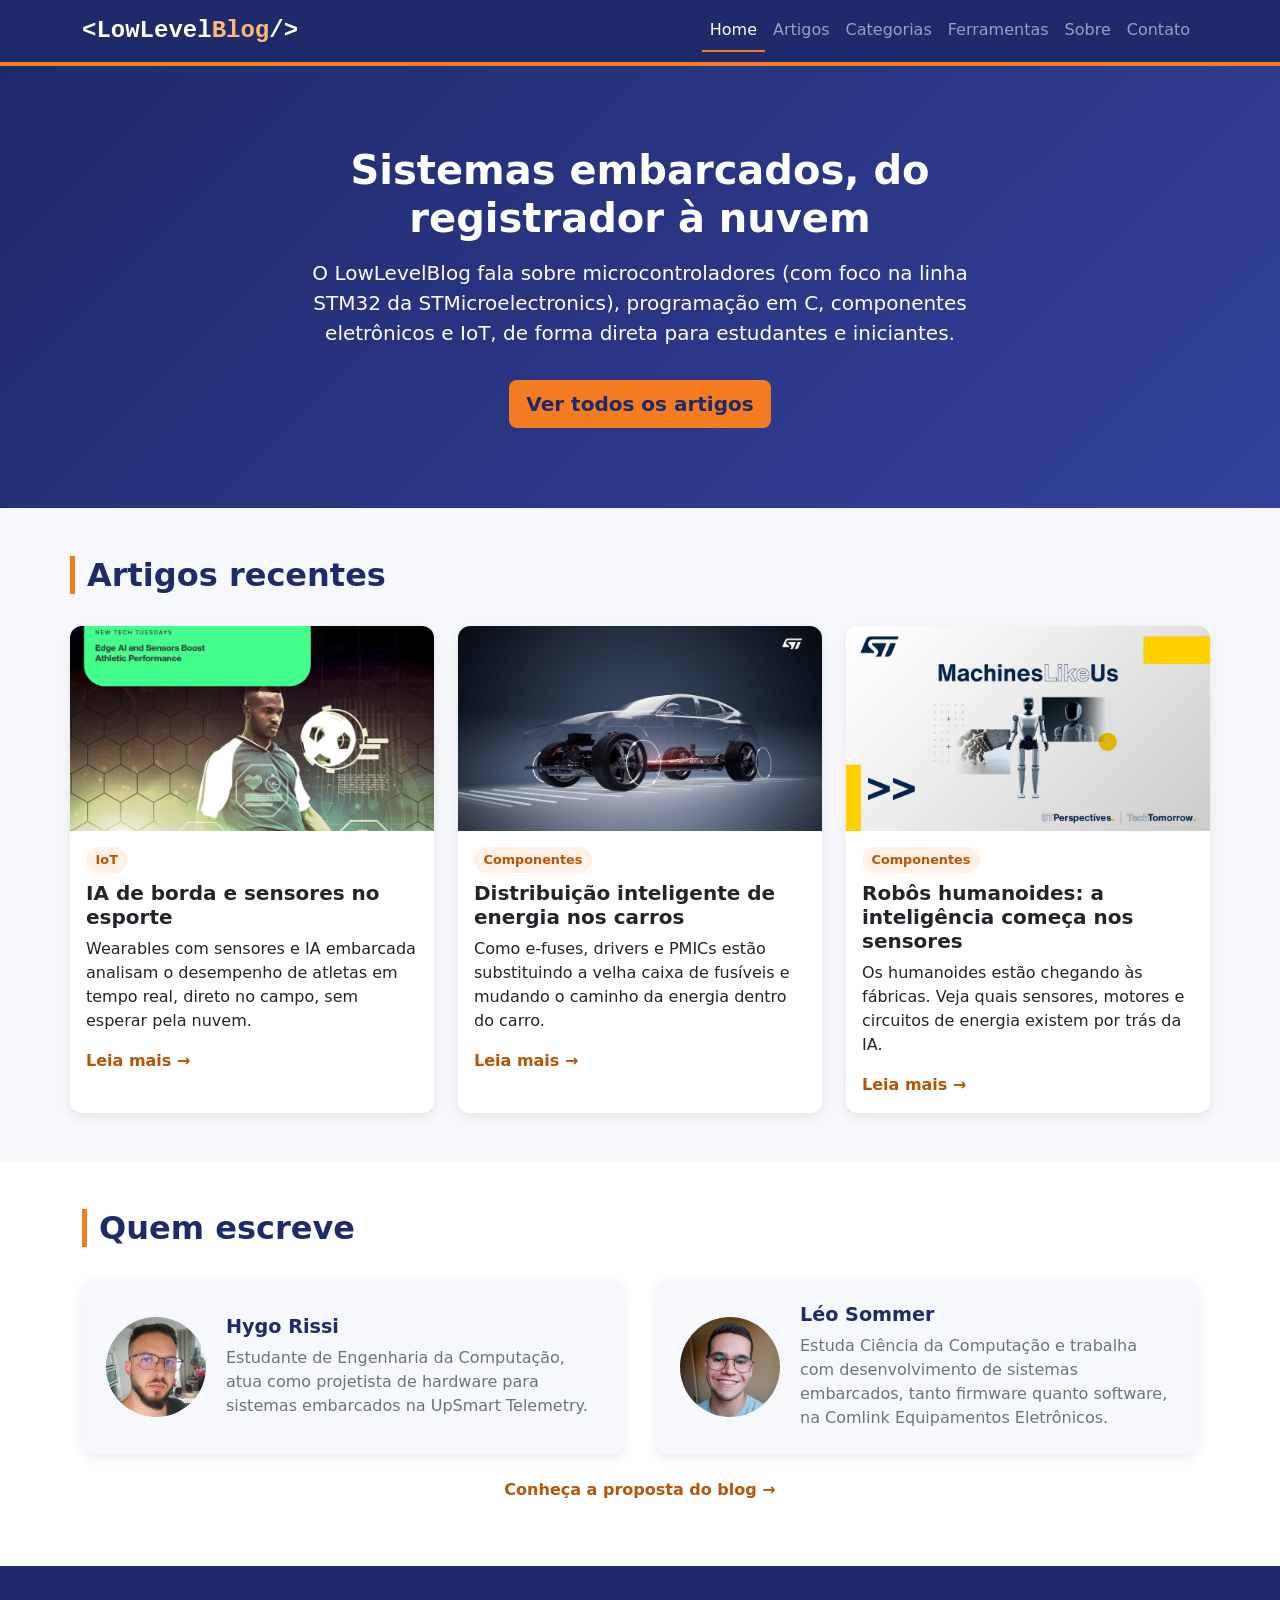
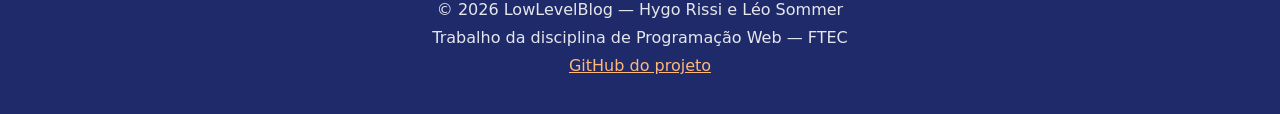
<file: index.html>
<!DOCTYPE html>
<html lang="pt-BR">
<head>
  <meta charset="UTF-8">
  <meta name="viewport" content="width=device-width, initial-scale=1.0">
  <title>LowLevelBlog — Sistemas Embarcados e IoT</title>
  <meta name="description" content="Blog sobre sistemas embarcados: microcontroladores STM32, programação em C, componentes eletrônicos e IoT.">

  <link rel="stylesheet" href="https://cdn.jsdelivr.net/npm/bootstrap@5.3.3/dist/css/bootstrap.min.css">
  <link rel="stylesheet" href="css/style.css">
</head>
<body>

  <header class="cabecalho">
    <nav class="navbar navbar-expand-lg" data-bs-theme="dark">
      <div class="container">
        <a class="navbar-brand logo" href="index.html">&lt;LowLevel<span>Blog</span>/&gt;</a>

        <button class="navbar-toggler" type="button" data-bs-toggle="collapse" data-bs-target="#menu-principal"
                aria-controls="menu-principal" aria-expanded="false" aria-label="Abrir menu">
          <span class="navbar-toggler-icon"></span>
        </button>

        <div class="collapse navbar-collapse" id="menu-principal">
          <ul class="navbar-nav ms-auto">
            <li class="nav-item"><a class="nav-link active" aria-current="page" href="index.html">Home</a></li>
            <li class="nav-item"><a class="nav-link" href="artigos.html">Artigos</a></li>
            <li class="nav-item"><a class="nav-link" href="categorias.html">Categorias</a></li>
            <li class="nav-item"><a class="nav-link" href="ferramentas.html">Ferramentas</a></li>
            <li class="nav-item"><a class="nav-link" href="sobre.html">Sobre</a></li>
            <li class="nav-item"><a class="nav-link" href="contato.html">Contato</a></li>
          </ul>
        </div>
      </div>
    </nav>
  </header>

  <main>

    <section class="apresentacao">
      <div class="container">
        <h1>Sistemas embarcados, do registrador à nuvem</h1>
        <p class="lead">
          O LowLevelBlog fala sobre microcontroladores (com foco na linha STM32 da STMicroelectronics),
          programação em C, componentes eletrônicos e IoT, de forma direta para estudantes e iniciantes.
        </p>
        <a class="btn btn-destaque btn-lg" href="artigos.html">Ver todos os artigos</a>
      </div>
    </section>

    <section class="secao container">
      <h2 class="titulo-secao">Artigos recentes</h2>

      <div class="grade-cards">

        <article class="card card-artigo">
          <img src="img/artigos/ia-esportes-capa.png" class="card-img-top" alt="Jogador de futebol cercado por ícones digitais de batimentos cardíacos e cronômetro">
          <div class="card-body">
            <span class="categoria">IoT</span>
            <h3 class="card-title">IA de borda e sensores no esporte</h3>
            <p class="card-text">Wearables com sensores e IA embarcada analisam o desempenho de atletas em tempo real, direto no campo, sem esperar pela nuvem.</p>
            <a href="artigo-ia-de-borda-esportes.html" class="link-leia-mais">Leia mais &rarr;</a>
          </div>
        </article>

        <article class="card card-artigo">
          <img src="img/artigos/energia-capa.jpg" class="card-img-top" alt="Carro com a carroceria transparente mostrando o chassi e a bateria">
          <div class="card-body">
            <span class="categoria">Componentes</span>
            <h3 class="card-title">Distribuição inteligente de energia nos carros</h3>
            <p class="card-text">Como e-fuses, drivers e PMICs estão substituindo a velha caixa de fusíveis e mudando o caminho da energia dentro do carro.</p>
            <a href="artigo-distribuicao-energia.html" class="link-leia-mais">Leia mais &rarr;</a>
          </div>
        </article>

        <article class="card card-artigo">
          <img src="img/artigos/humanoides-capa.jpg" class="card-img-top" alt="Robô humanoide prateado em pé ao lado de uma mão robótica">
          <div class="card-body">
            <span class="categoria">Componentes</span>
            <h3 class="card-title">Robôs humanoides: a inteligência começa nos sensores</h3>
            <p class="card-text">Os humanoides estão chegando às fábricas. Veja quais sensores, motores e circuitos de energia existem por trás da IA.</p>
            <a href="artigo-robos-humanoides.html" class="link-leia-mais">Leia mais &rarr;</a>
          </div>
        </article>

      </div>
    </section>

    <section class="secao secao-autores">
      <div class="container">
        <h2 class="titulo-secao">Quem escreve</h2>

        <div class="autores">

          <article class="autor">
            <img src="img/hygo.jpg" alt="Foto de Hygo Rissi">
            <div>
              <h3>Hygo Rissi</h3>
              <p>Estudante de Engenharia da Computação, atua como projetista de hardware para sistemas embarcados na UpSmart Telemetry.</p>
            </div>
          </article>

          <article class="autor">
            <img src="img/leo.jpg" alt="Foto de Léo Sommer">
            <div>
              <h3>Léo Sommer</h3>
              <p>Estuda Ciência da Computação e trabalha com desenvolvimento de sistemas embarcados, tanto firmware quanto software, na Comlink Equipamentos Eletrônicos.</p>
            </div>
          </article>

        </div>

        <p class="text-center mt-4">
          <a href="sobre.html" class="link-leia-mais">Conheça a proposta do blog &rarr;</a>
        </p>
      </div>
    </section>

  </main>

  <footer class="rodape">
    <div class="container">
      <p>&copy; 2026 LowLevelBlog — Hygo Rissi e Léo Sommer</p>
      <p>Trabalho da disciplina de Programação Web — FTEC</p>
      <p>
        <a href="https://github.com/sommerleo/LowLevelBlog" target="_blank" rel="noopener">GitHub do projeto</a>
      </p>
    </div>
  </footer>

  <script src="https://cdn.jsdelivr.net/npm/bootstrap@5.3.3/dist/js/bootstrap.bundle.min.js"></script>
</body>
</html>
</file>
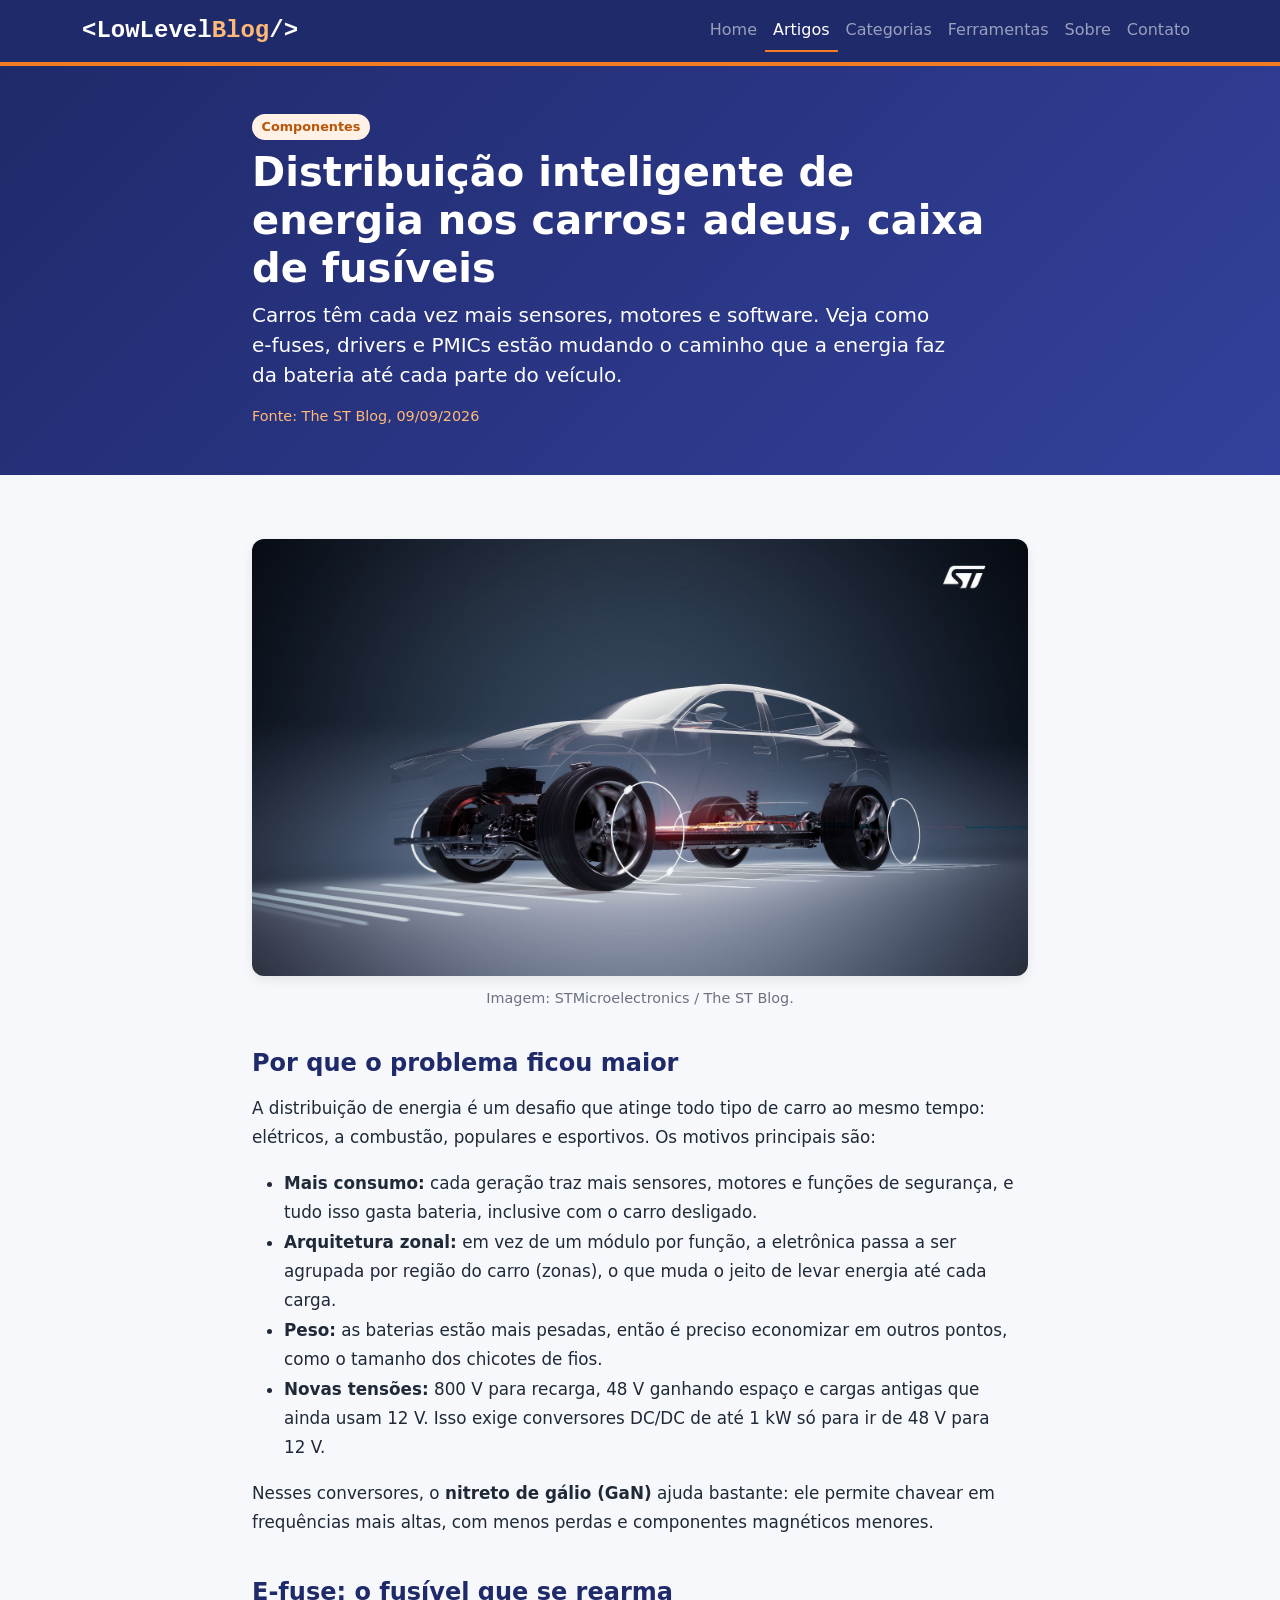
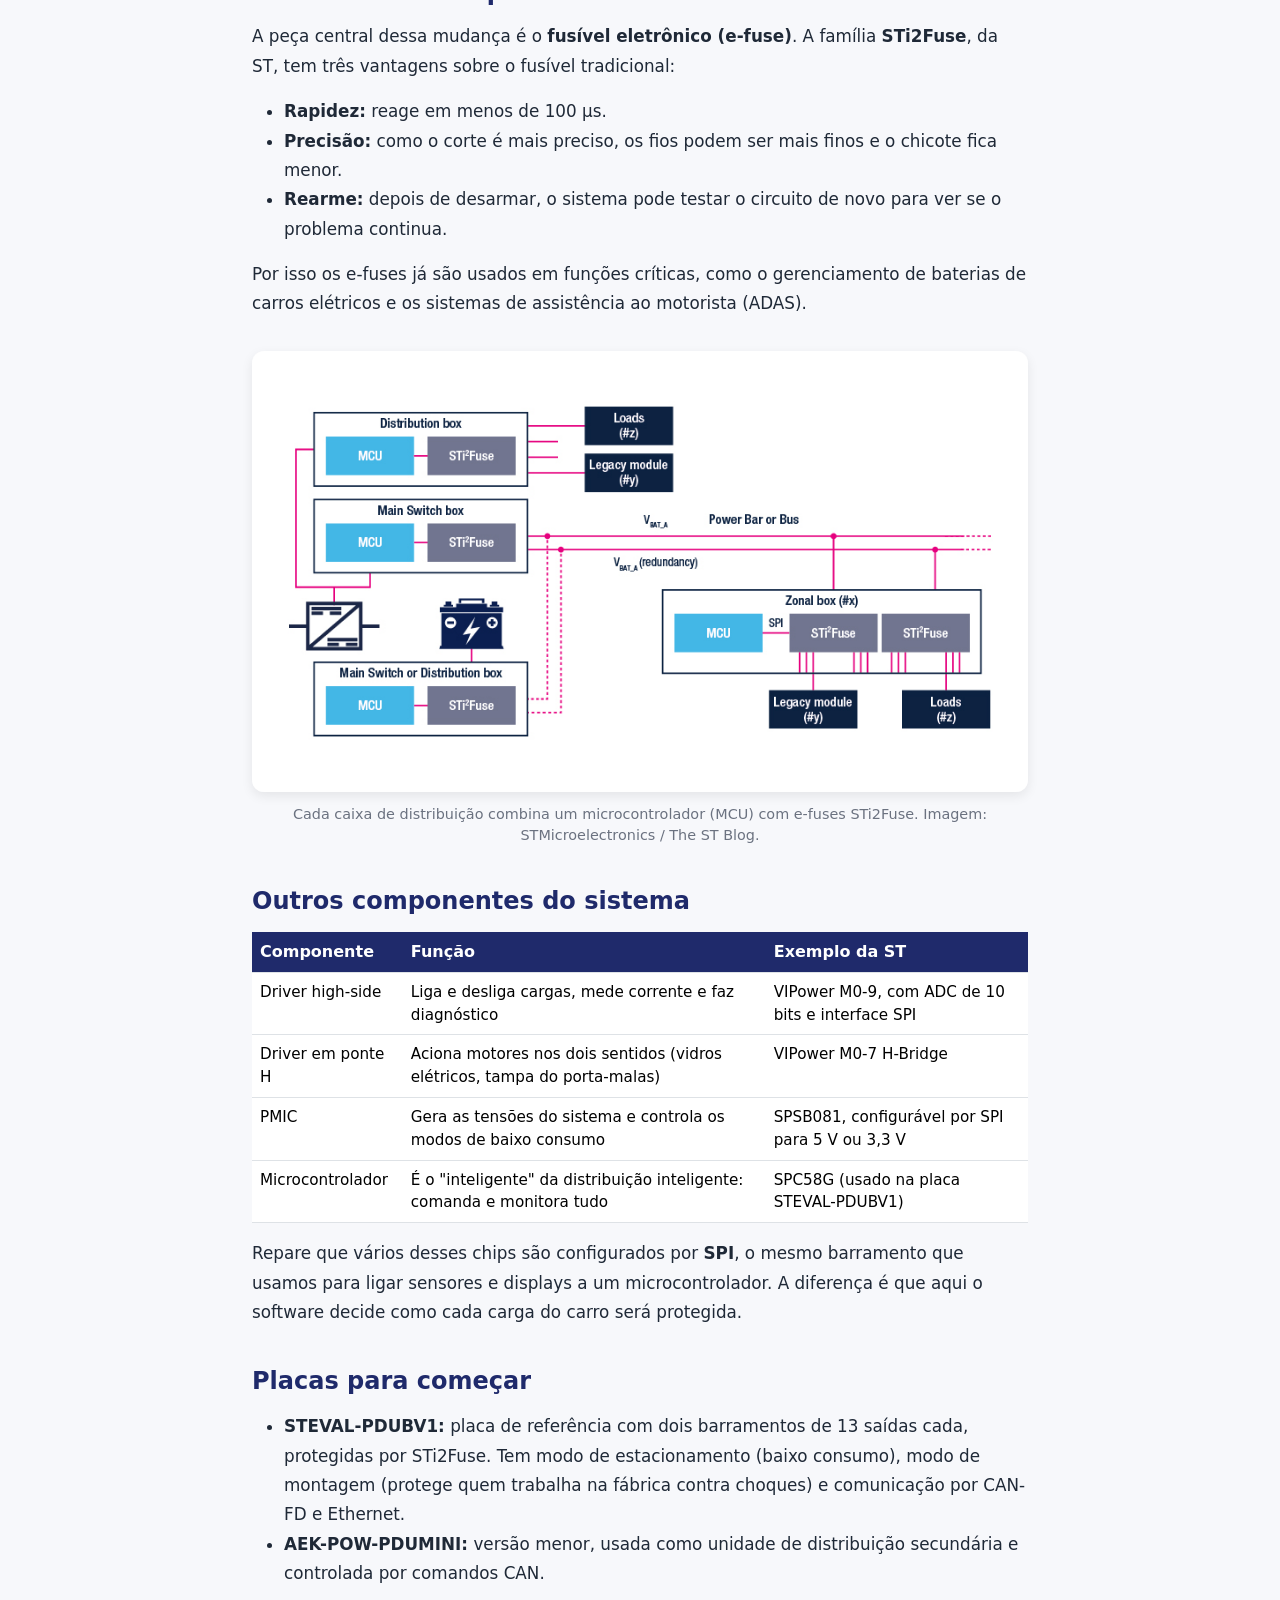
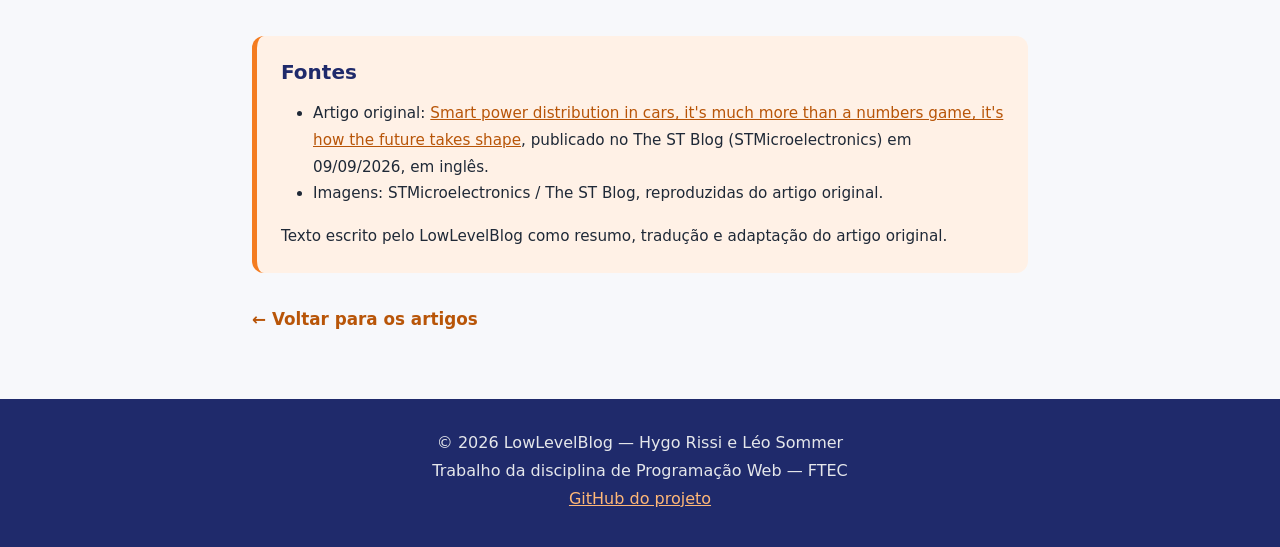
<file: artigo-distribuicao-energia.html>
<!DOCTYPE html>
<html lang="pt-BR">
<head>
    <meta charset="UTF-8">
    <meta name="viewport" content="width=device-width, initial-scale=1.0">
    <title>Distribuição inteligente de energia nos carros — LowLevelBlog</title>
    <meta name="description" content="Como e-fuses, drivers e PMICs estão substituindo a caixa de fusíveis e mudando a distribuição de energia nos carros.">

    <!-- bootstrap e depois o css do site -->
    <link rel="stylesheet" href="https://cdn.jsdelivr.net/npm/bootstrap@5.3.3/dist/css/bootstrap.min.css">
    <link rel="stylesheet" href="css/style.css">
</head>
<body>

    <!-- menu, igual nas outras páginas -->
    <header class="cabecalho">
        <nav class="navbar navbar-expand-lg" data-bs-theme="dark">
            <div class="container">
                <a class="navbar-brand logo" href="index.html">&lt;LowLevel<span>Blog</span>/&gt;</a>

                <!-- botão que abre o menu no celular -->
                <button class="navbar-toggler" type="button" data-bs-toggle="collapse" data-bs-target="#menu-principal"
                        aria-controls="menu-principal" aria-expanded="false" aria-label="Abrir menu">
                    <span class="navbar-toggler-icon"></span>
                </button>

                <div class="collapse navbar-collapse" id="menu-principal">
                    <ul class="navbar-nav ms-auto">
                        <li class="nav-item"><a class="nav-link" href="index.html">Home</a></li>
                        <li class="nav-item"><a class="nav-link active" href="artigos.html">Artigos</a></li>
                        <li class="nav-item"><a class="nav-link" href="categorias.html">Categorias</a></li>
                        <li class="nav-item"><a class="nav-link" href="ferramentas.html">Ferramentas</a></li>
                        <li class="nav-item"><a class="nav-link" href="sobre.html">Sobre</a></li>
                        <li class="nav-item"><a class="nav-link" href="contato.html">Contato</a></li>
                    </ul>
                </div>
            </div>
        </nav>
    </header>

    <main>
        <article>

            <!-- topo do artigo -->
            <header class="topo-pagina">
                <div class="container container-artigo">
                    <span class="categoria">Componentes</span>
                    <h1>Distribuição inteligente de energia nos carros: adeus, caixa de fusíveis</h1>
                    <p class="lead">
                        Carros têm cada vez mais sensores, motores e software. Veja como e-fuses, drivers e PMICs
                        estão mudando o caminho que a energia faz da bateria até cada parte do veículo.
                    </p>
                    <p class="artigo-meta">Fonte: The ST Blog, 09/09/2026</p>
                </div>
            </header>

            <!-- texto do artigo -->
            <div class="container container-artigo corpo-artigo">

                <figure class="artigo-figura">
                    <img src="img/artigos/energia-capa.jpg"
                         alt="Ilustração de um carro com a carroceria transparente, mostrando o chassi, as rodas e a bateria no assoalho">
                    <figcaption>Imagem: STMicroelectronics / The ST Blog.</figcaption>
                </figure>

                <section>
                    <h2>Por que o problema ficou maior</h2>
                    <p>
                        A distribuição de energia é um desafio que atinge todo tipo de carro ao mesmo tempo: elétricos,
                        a combustão, populares e esportivos. Os motivos principais são:
                    </p>
                    <ul>
                        <li><strong>Mais consumo:</strong> cada geração traz mais sensores, motores e funções de segurança, e tudo isso gasta bateria, inclusive com o carro desligado.</li>
                        <li><strong>Arquitetura zonal:</strong> em vez de um módulo por função, a eletrônica passa a ser agrupada por região do carro (zonas), o que muda o jeito de levar energia até cada carga.</li>
                        <li><strong>Peso:</strong> as baterias estão mais pesadas, então é preciso economizar em outros pontos, como o tamanho dos chicotes de fios.</li>
                        <li><strong>Novas tensões:</strong> 800&nbsp;V para recarga, 48&nbsp;V ganhando espaço e cargas antigas que ainda usam 12&nbsp;V. Isso exige conversores DC/DC de até 1&nbsp;kW só para ir de 48&nbsp;V para 12&nbsp;V.</li>
                    </ul>
                    <p>
                        Nesses conversores, o <strong>nitreto de gálio (GaN)</strong> ajuda bastante: ele permite chavear
                        em frequências mais altas, com menos perdas e componentes magnéticos menores.
                    </p>
                </section>

                <section>
                    <h2>E-fuse: o fusível que se rearma</h2>
                    <p>
                        A peça central dessa mudança é o <strong>fusível eletrônico (e-fuse)</strong>. A família
                        <strong>STi2Fuse</strong>, da ST, tem três vantagens sobre o fusível tradicional:
                    </p>
                    <ul>
                        <li><strong>Rapidez:</strong> reage em menos de 100&nbsp;µs.</li>
                        <li><strong>Precisão:</strong> como o corte é mais preciso, os fios podem ser mais finos e o chicote fica menor.</li>
                        <li><strong>Rearme:</strong> depois de desarmar, o sistema pode testar o circuito de novo para ver se o problema continua.</li>
                    </ul>
                    <p>
                        Por isso os e-fuses já são usados em funções críticas, como o gerenciamento de baterias de
                        carros elétricos e os sistemas de assistência ao motorista (ADAS).
                    </p>

                    <figure class="artigo-figura">
                        <img src="img/artigos/energia-efuse.jpg"
                             alt="Diagrama de blocos com caixas de distribuição e zonais, cada uma com um microcontrolador ligado a e-fuses STi2Fuse que alimentam as cargas do carro">
                        <figcaption>Cada caixa de distribuição combina um microcontrolador (MCU) com e-fuses STi2Fuse. Imagem: STMicroelectronics / The ST Blog.</figcaption>
                    </figure>
                </section>

                <section>
                    <h2>Outros componentes do sistema</h2>
                    <div class="table-responsive">
                        <table class="table tabela-artigo">
                            <thead>
                                <tr>
                                    <th>Componente</th>
                                    <th>Função</th>
                                    <th>Exemplo da ST</th>
                                </tr>
                            </thead>
                            <tbody>
                                <tr><td>Driver high-side</td><td>Liga e desliga cargas, mede corrente e faz diagnóstico</td><td>VIPower M0-9, com ADC de 10 bits e interface SPI</td></tr>
                                <tr><td>Driver em ponte H</td><td>Aciona motores nos dois sentidos (vidros elétricos, tampa do porta-malas)</td><td>VIPower M0-7 H-Bridge</td></tr>
                                <tr><td>PMIC</td><td>Gera as tensões do sistema e controla os modos de baixo consumo</td><td>SPSB081, configurável por SPI para 5&nbsp;V ou 3,3&nbsp;V</td></tr>
                                <tr><td>Microcontrolador</td><td>É o "inteligente" da distribuição inteligente: comanda e monitora tudo</td><td>SPC58G (usado na placa STEVAL-PDUBV1)</td></tr>
                            </tbody>
                        </table>
                    </div>
                    <p>
                        Repare que vários desses chips são configurados por <strong>SPI</strong>, o mesmo barramento que
                        usamos para ligar sensores e displays a um microcontrolador. A diferença é que aqui o software
                        decide como cada carga do carro será protegida.
                    </p>
                </section>

                <section>
                    <h2>Placas para começar</h2>
                    <ul>
                        <li>
                            <strong>STEVAL-PDUBV1:</strong> placa de referência com dois barramentos de 13 saídas cada,
                            protegidas por STi2Fuse. Tem modo de estacionamento (baixo consumo), modo de montagem (protege
                            quem trabalha na fábrica contra choques) e comunicação por CAN-FD e Ethernet.
                        </li>
                        <li>
                            <strong>AEK-POW-PDUMINI:</strong> versão menor, usada como unidade de distribuição secundária
                            e controlada por comandos CAN.
                        </li>
                    </ul>
                </section>

                <!-- fontes usadas -->
                <footer class="artigo-fontes">
                    <h2>Fontes</h2>
                    <ul>
                        <li>
                            Artigo original:
                            <a href="https://blog.st.com/smart-power-distribution/" target="_blank" rel="noopener">Smart power distribution in cars, it's much more than a numbers game, it's how the future takes shape</a>,
                            publicado no The ST Blog (STMicroelectronics) em 09/09/2026, em inglês.
                        </li>
                        <li>Imagens: STMicroelectronics / The ST Blog, reproduzidas do artigo original.</li>
                    </ul>
                    <p>Texto escrito pelo LowLevelBlog como resumo, tradução e adaptação do artigo original.</p>
                </footer>

                <p><a href="artigos.html" class="link-leia-mais">&larr; Voltar para os artigos</a></p>
            </div>

        </article>
    </main>

    <!-- rodapé -->
    <footer class="rodape">
        <div class="container">
            <p>&copy; 2026 LowLevelBlog — Hygo Rissi e Léo Sommer</p>
            <p>Trabalho da disciplina de Programação Web — FTEC</p>
            <p>
                <a href="https://github.com/sommerleo/LowLevelBlog" target="_blank" rel="noopener">GitHub do projeto</a>
            </p>
        </div>
    </footer>

    <!-- js do bootstrap, só pro menu -->
    <script src="https://cdn.jsdelivr.net/npm/bootstrap@5.3.3/dist/js/bootstrap.bundle.min.js"></script>
</body>
</html>
</file>
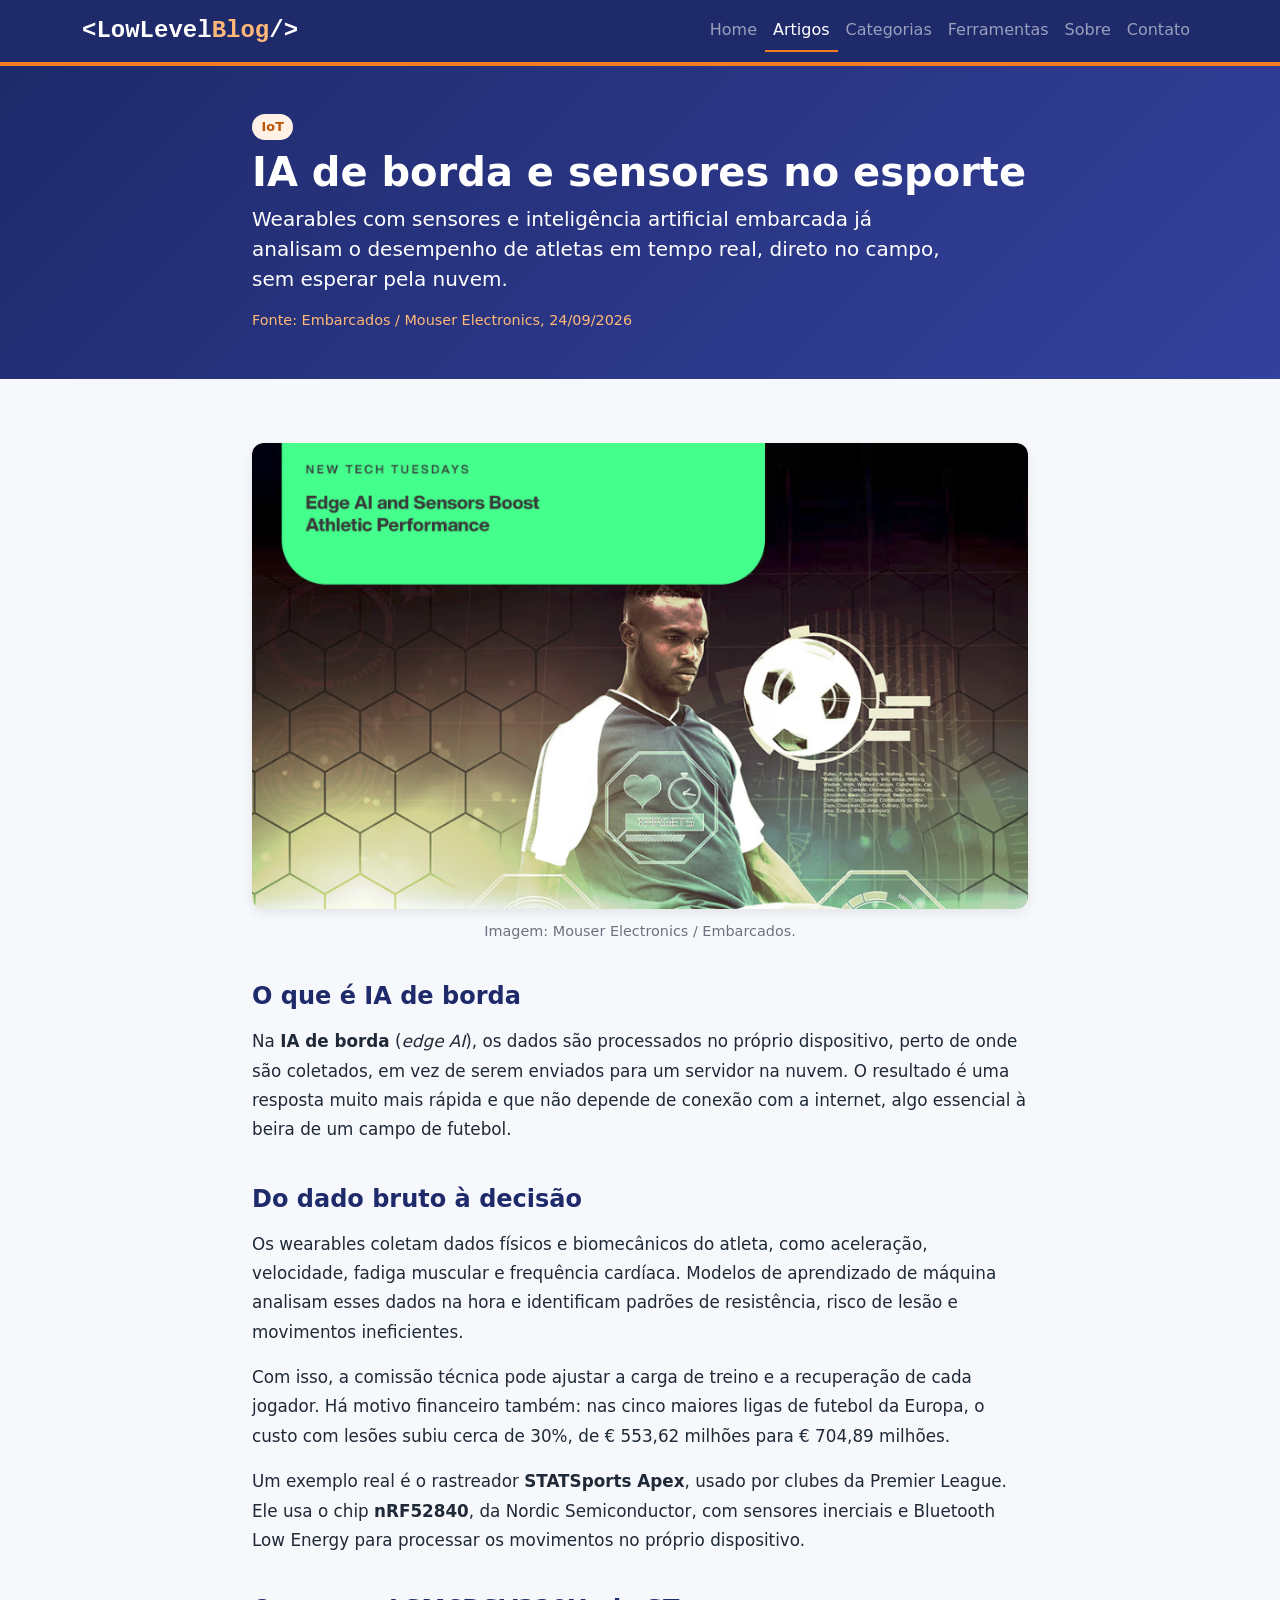
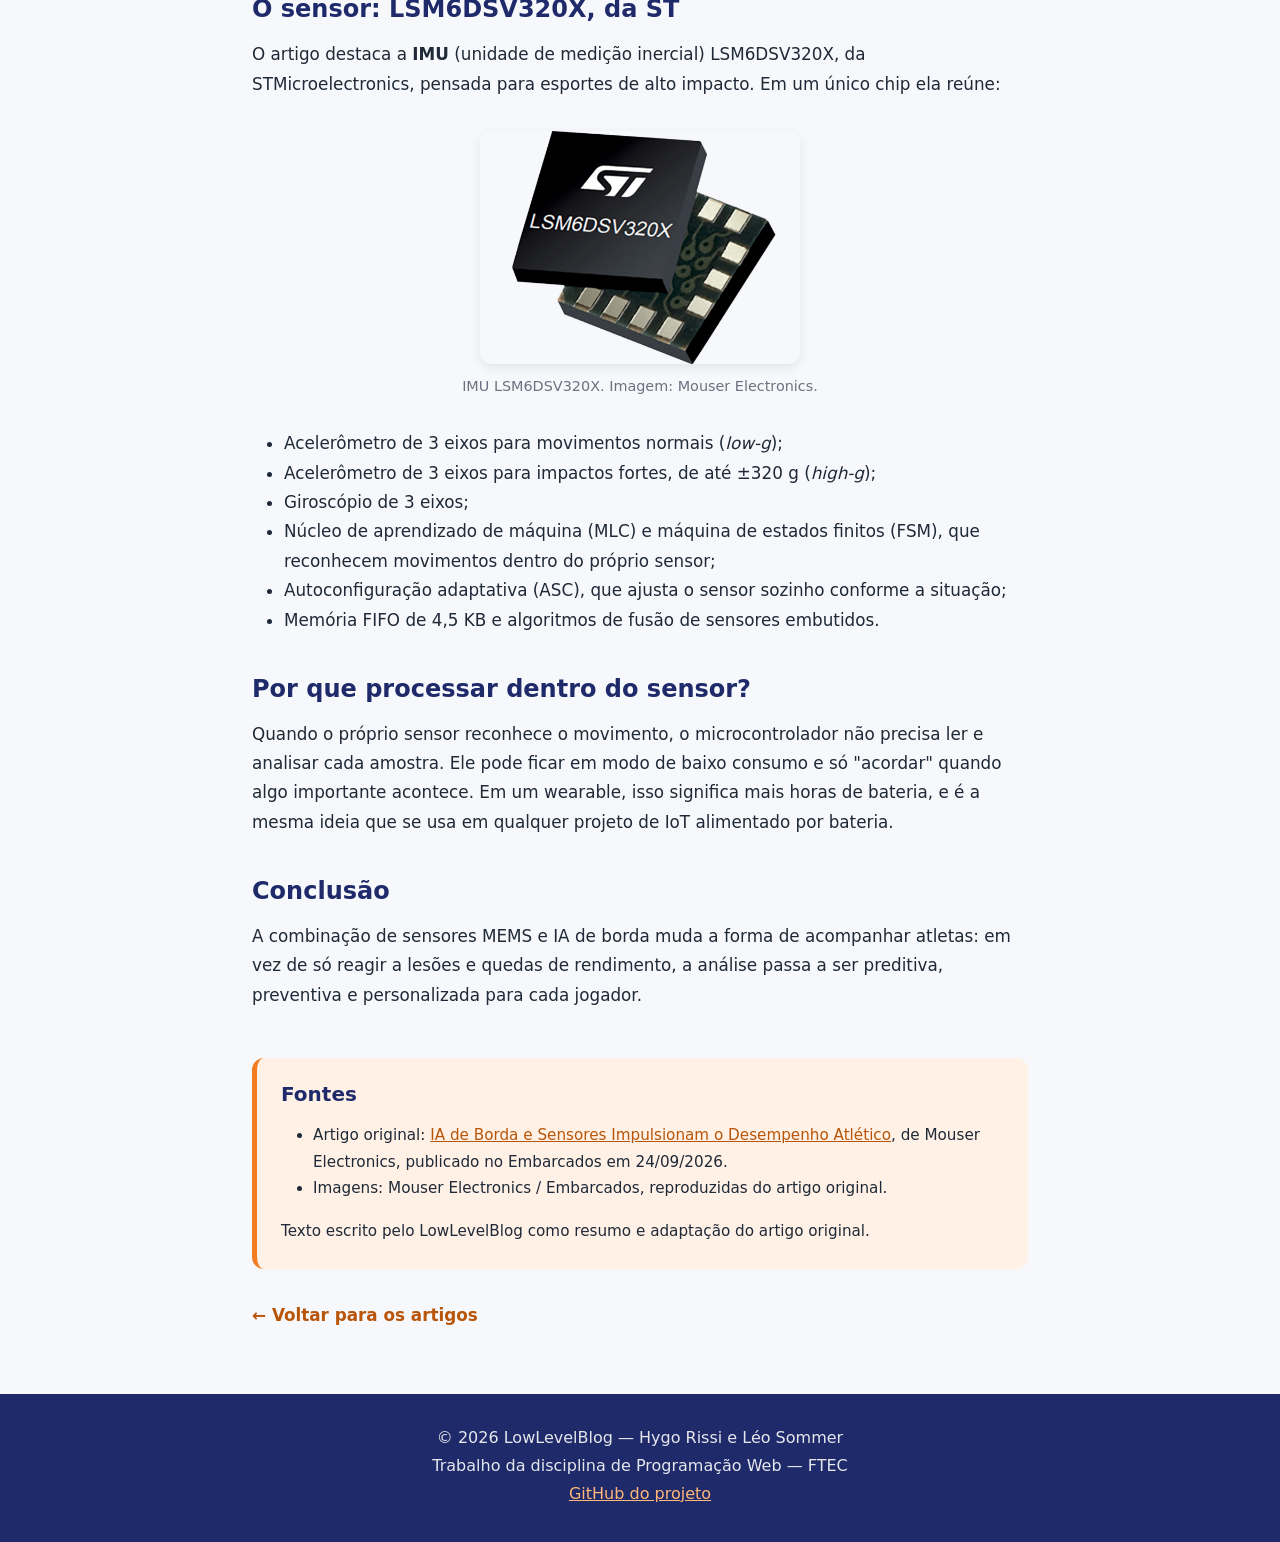
<file: artigo-ia-de-borda-esportes.html>
<!DOCTYPE html>
<html lang="pt-BR">
<head>
    <meta charset="UTF-8">
    <meta name="viewport" content="width=device-width, initial-scale=1.0">
    <title>IA de borda e sensores no esporte — LowLevelBlog</title>
    <meta name="description" content="Como wearables com IA de borda e sensores inerciais analisam o desempenho de atletas em tempo real, direto no campo.">

    <!-- bootstrap e depois o css do site -->
    <link rel="stylesheet" href="https://cdn.jsdelivr.net/npm/bootstrap@5.3.3/dist/css/bootstrap.min.css">
    <link rel="stylesheet" href="css/style.css">
</head>
<body>

    <!-- menu, igual nas outras páginas -->
    <header class="cabecalho">
        <nav class="navbar navbar-expand-lg" data-bs-theme="dark">
            <div class="container">
                <a class="navbar-brand logo" href="index.html">&lt;LowLevel<span>Blog</span>/&gt;</a>

                <!-- botão que abre o menu no celular -->
                <button class="navbar-toggler" type="button" data-bs-toggle="collapse" data-bs-target="#menu-principal"
                        aria-controls="menu-principal" aria-expanded="false" aria-label="Abrir menu">
                    <span class="navbar-toggler-icon"></span>
                </button>

                <div class="collapse navbar-collapse" id="menu-principal">
                    <ul class="navbar-nav ms-auto">
                        <li class="nav-item"><a class="nav-link" href="index.html">Home</a></li>
                        <li class="nav-item"><a class="nav-link active" href="artigos.html">Artigos</a></li>
                        <li class="nav-item"><a class="nav-link" href="categorias.html">Categorias</a></li>
                        <li class="nav-item"><a class="nav-link" href="ferramentas.html">Ferramentas</a></li>
                        <li class="nav-item"><a class="nav-link" href="sobre.html">Sobre</a></li>
                        <li class="nav-item"><a class="nav-link" href="contato.html">Contato</a></li>
                    </ul>
                </div>
            </div>
        </nav>
    </header>

    <main>
        <article>

            <!-- topo do artigo -->
            <header class="topo-pagina">
                <div class="container container-artigo">
                    <span class="categoria">IoT</span>
                    <h1>IA de borda e sensores no esporte</h1>
                    <p class="lead">
                        Wearables com sensores e inteligência artificial embarcada já analisam o desempenho de atletas
                        em tempo real, direto no campo, sem esperar pela nuvem.
                    </p>
                    <p class="artigo-meta">Fonte: Embarcados / Mouser Electronics, 24/09/2026</p>
                </div>
            </header>

            <!-- texto do artigo -->
            <div class="container container-artigo corpo-artigo">

                <figure class="artigo-figura">
                    <img src="img/artigos/ia-esportes-capa.png"
                         alt="Jogador de futebol cercado por ícones digitais de batimentos cardíacos, cronômetro e uma bola, com o título Edge AI and Sensors Boost Athletic Performance">
                    <figcaption>Imagem: Mouser Electronics / Embarcados.</figcaption>
                </figure>

                <section>
                    <h2>O que é IA de borda</h2>
                    <p>
                        Na <strong>IA de borda</strong> (<em>edge AI</em>), os dados são processados no próprio
                        dispositivo, perto de onde são coletados, em vez de serem enviados para um servidor na nuvem.
                        O resultado é uma resposta muito mais rápida e que não depende de conexão com a internet, algo
                        essencial à beira de um campo de futebol.
                    </p>
                </section>

                <section>
                    <h2>Do dado bruto à decisão</h2>
                    <p>
                        Os wearables coletam dados físicos e biomecânicos do atleta, como aceleração, velocidade,
                        fadiga muscular e frequência cardíaca. Modelos de aprendizado de máquina analisam esses dados
                        na hora e identificam padrões de resistência, risco de lesão e movimentos ineficientes.
                    </p>
                    <p>
                        Com isso, a comissão técnica pode ajustar a carga de treino e a recuperação de cada jogador.
                        Há motivo financeiro também: nas cinco maiores ligas de futebol da Europa, o custo com lesões
                        subiu cerca de 30%, de €&nbsp;553,62 milhões para €&nbsp;704,89 milhões.
                    </p>
                    <p>
                        Um exemplo real é o rastreador <strong>STATSports Apex</strong>, usado por clubes da Premier
                        League. Ele usa o chip <strong>nRF52840</strong>, da Nordic Semiconductor, com sensores inerciais
                        e Bluetooth Low Energy para processar os movimentos no próprio dispositivo.
                    </p>
                </section>

                <section>
                    <h2>O sensor: LSM6DSV320X, da ST</h2>
                    <p>
                        O artigo destaca a <strong>IMU</strong> (unidade de medição inercial) LSM6DSV320X, da
                        STMicroelectronics, pensada para esportes de alto impacto. Em um único chip ela reúne:
                    </p>

                    <figure class="artigo-figura artigo-figura-pequena">
                        <img src="img/artigos/ia-esportes-imu.png"
                             alt="Chip LSM6DSV320X da STMicroelectronics em encapsulamento quadrado preto, com os contatos visíveis na parte de baixo">
                        <figcaption>IMU LSM6DSV320X. Imagem: Mouser Electronics.</figcaption>
                    </figure>

                    <ul>
                        <li>Acelerômetro de 3 eixos para movimentos normais (<em>low-g</em>);</li>
                        <li>Acelerômetro de 3 eixos para impactos fortes, de até ±320&nbsp;g (<em>high-g</em>);</li>
                        <li>Giroscópio de 3 eixos;</li>
                        <li>Núcleo de aprendizado de máquina (MLC) e máquina de estados finitos (FSM), que reconhecem movimentos dentro do próprio sensor;</li>
                        <li>Autoconfiguração adaptativa (ASC), que ajusta o sensor sozinho conforme a situação;</li>
                        <li>Memória FIFO de 4,5&nbsp;KB e algoritmos de fusão de sensores embutidos.</li>
                    </ul>
                </section>

                <section>
                    <h2>Por que processar dentro do sensor?</h2>
                    <p>
                        Quando o próprio sensor reconhece o movimento, o microcontrolador não precisa ler e analisar
                        cada amostra. Ele pode ficar em modo de baixo consumo e só "acordar" quando algo importante
                        acontece. Em um wearable, isso significa mais horas de bateria, e é a mesma ideia que se usa em
                        qualquer projeto de IoT alimentado por bateria.
                    </p>
                </section>

                <section>
                    <h2>Conclusão</h2>
                    <p>
                        A combinação de sensores MEMS e IA de borda muda a forma de acompanhar atletas: em vez de só
                        reagir a lesões e quedas de rendimento, a análise passa a ser preditiva, preventiva e
                        personalizada para cada jogador.
                    </p>
                </section>

                <!-- fontes usadas -->
                <footer class="artigo-fontes">
                    <h2>Fontes</h2>
                    <ul>
                        <li>
                            Artigo original:
                            <a href="https://embarcados.com.br/ia-de-borda-e-sensores-impulsionam-o-desempenho-atletico/" target="_blank" rel="noopener">IA de Borda e Sensores Impulsionam o Desempenho Atlético</a>,
                            de Mouser Electronics, publicado no Embarcados em 24/09/2026.
                        </li>
                        <li>Imagens: Mouser Electronics / Embarcados, reproduzidas do artigo original.</li>
                    </ul>
                    <p>Texto escrito pelo LowLevelBlog como resumo e adaptação do artigo original.</p>
                </footer>

                <p><a href="artigos.html" class="link-leia-mais">&larr; Voltar para os artigos</a></p>
            </div>

        </article>
    </main>

    <!-- rodapé -->
    <footer class="rodape">
        <div class="container">
            <p>&copy; 2026 LowLevelBlog — Hygo Rissi e Léo Sommer</p>
            <p>Trabalho da disciplina de Programação Web — FTEC</p>
            <p>
                <a href="https://github.com/sommerleo/LowLevelBlog" target="_blank" rel="noopener">GitHub do projeto</a>
            </p>
        </div>
    </footer>

    <!-- js do bootstrap, só pro menu -->
    <script src="https://cdn.jsdelivr.net/npm/bootstrap@5.3.3/dist/js/bootstrap.bundle.min.js"></script>
</body>
</html>
</file>
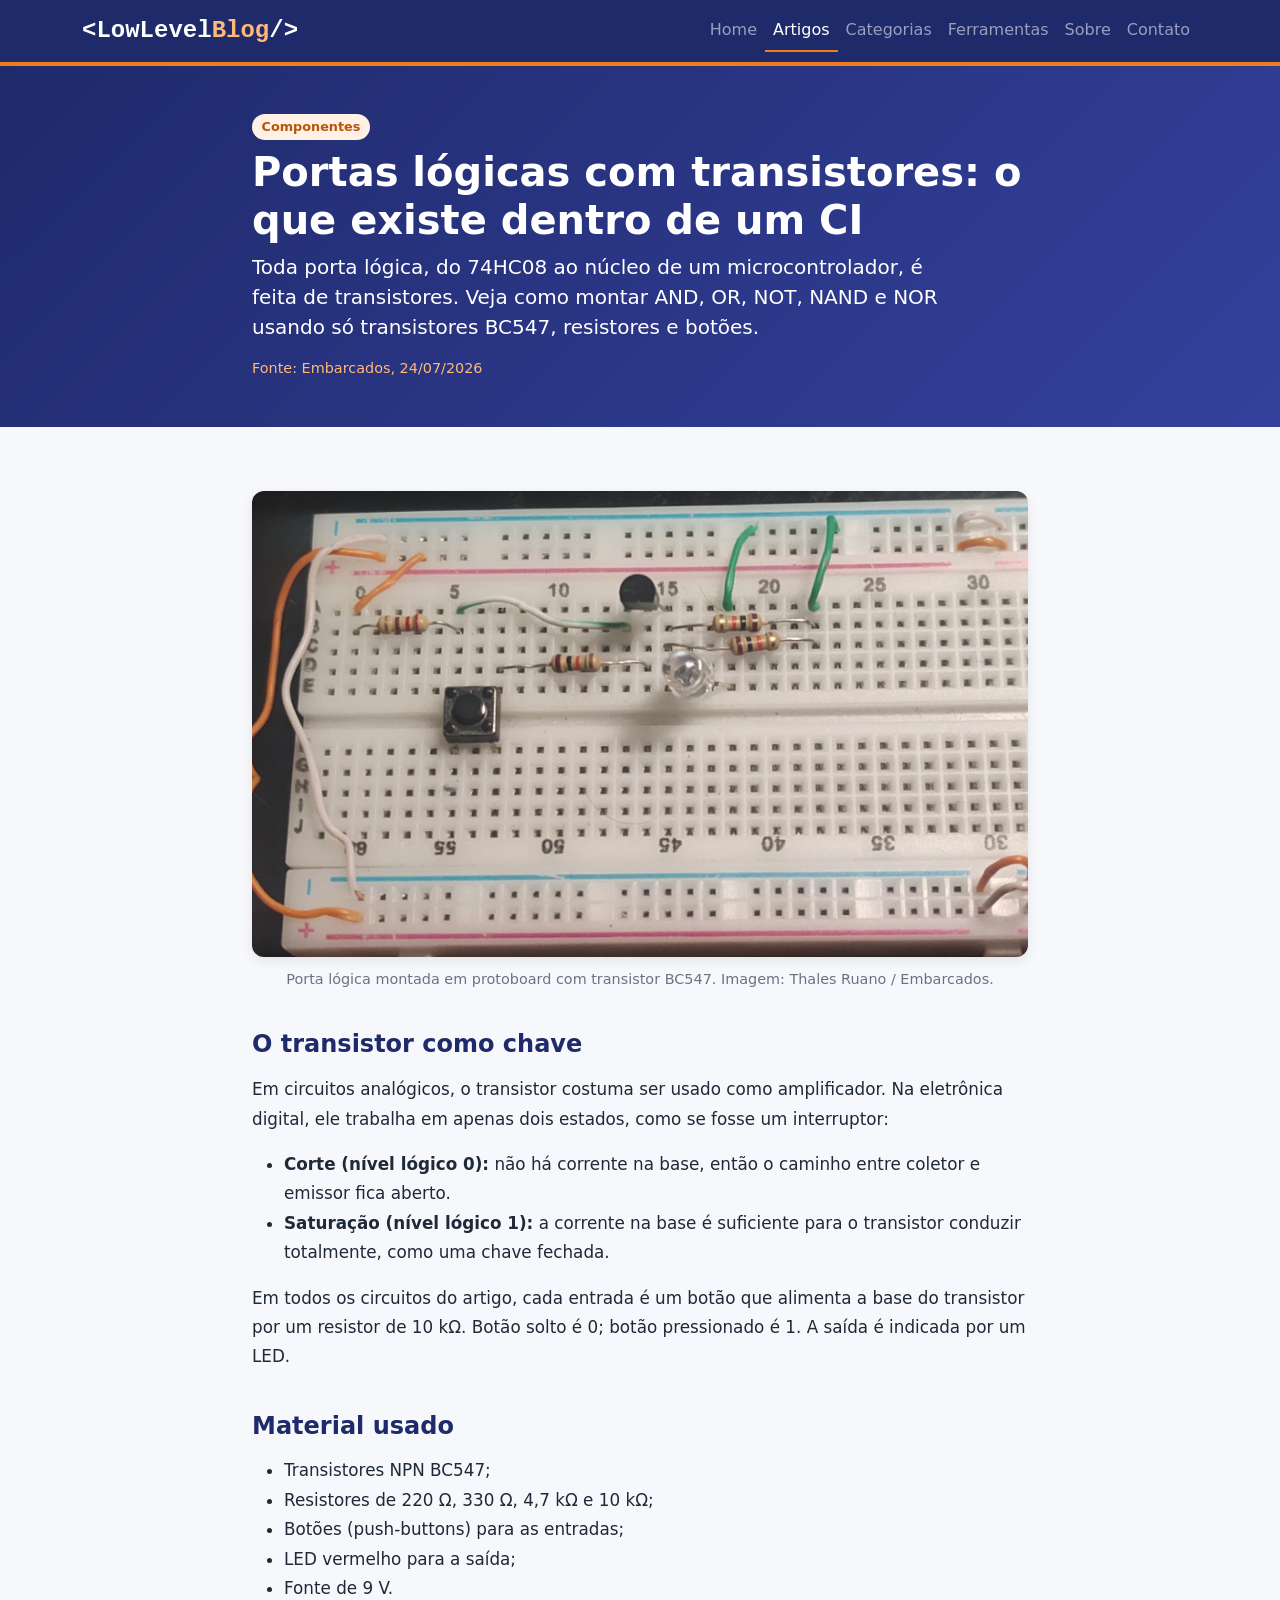
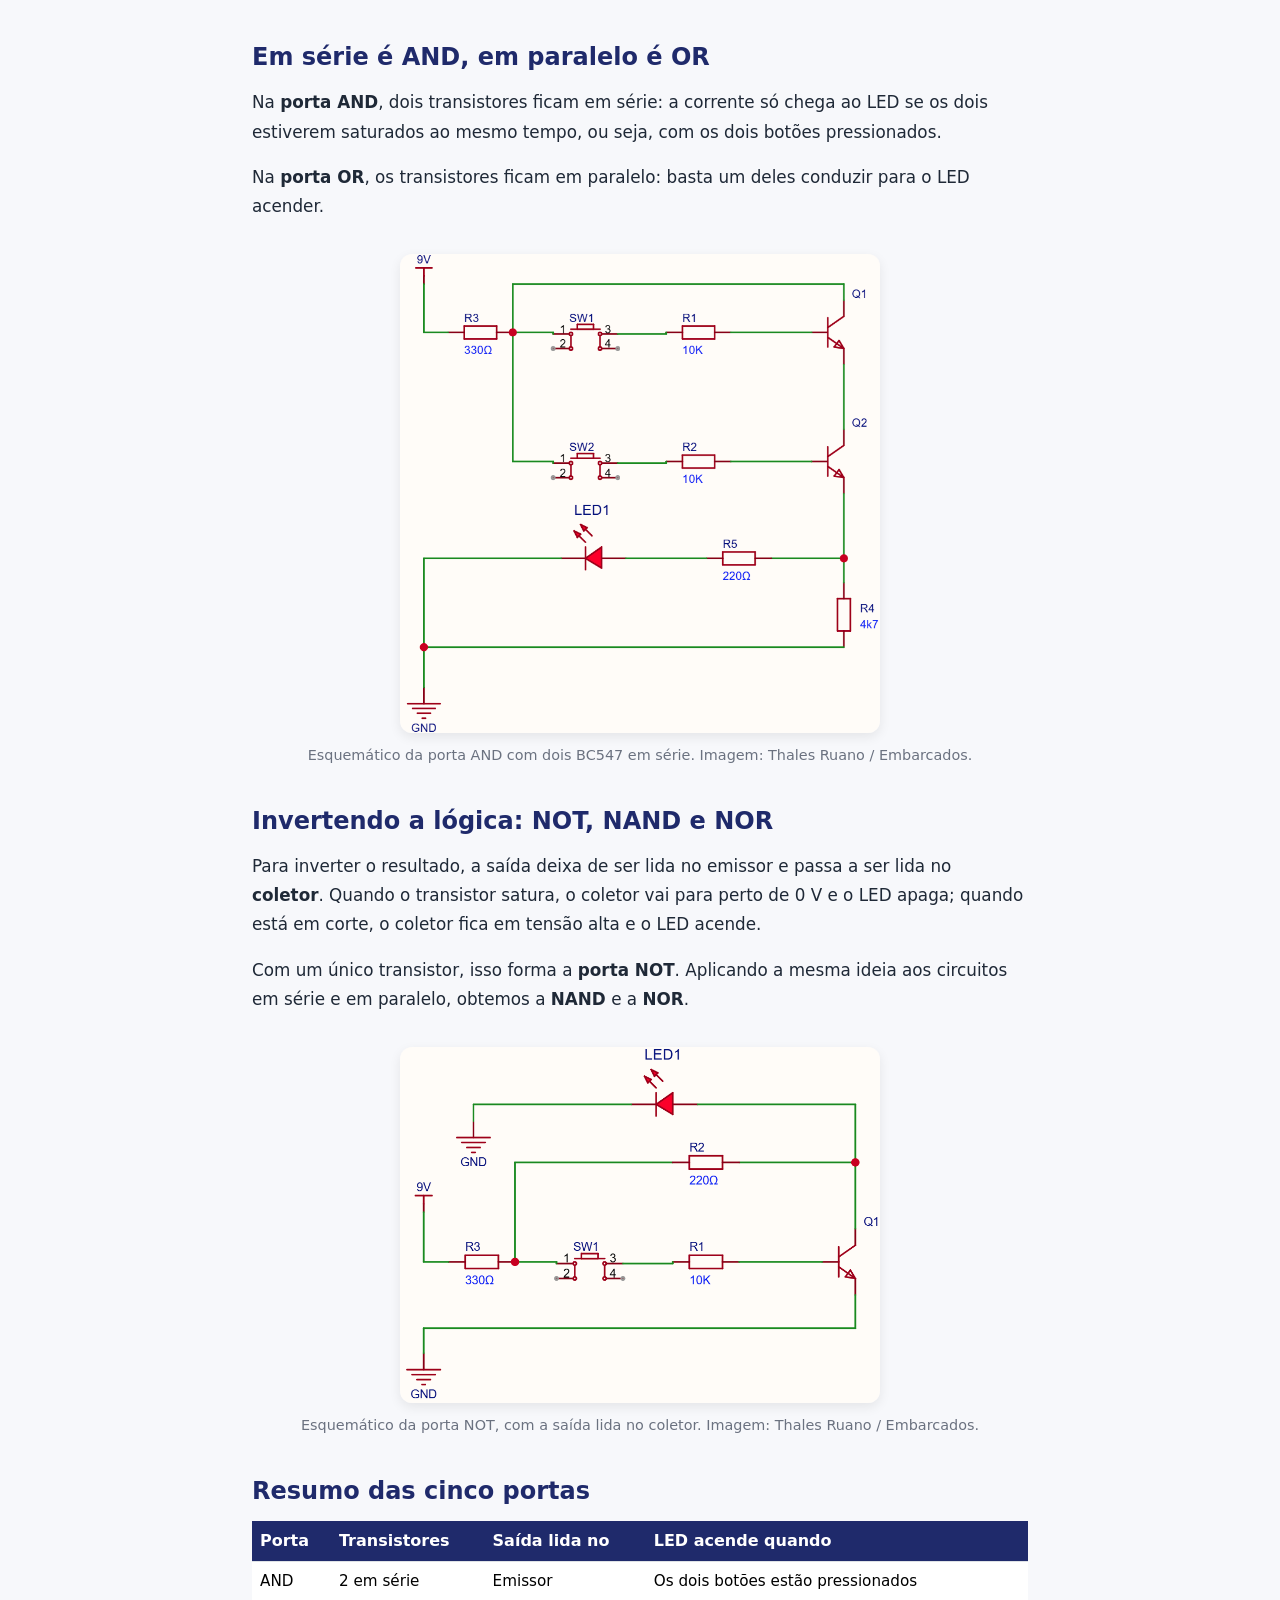
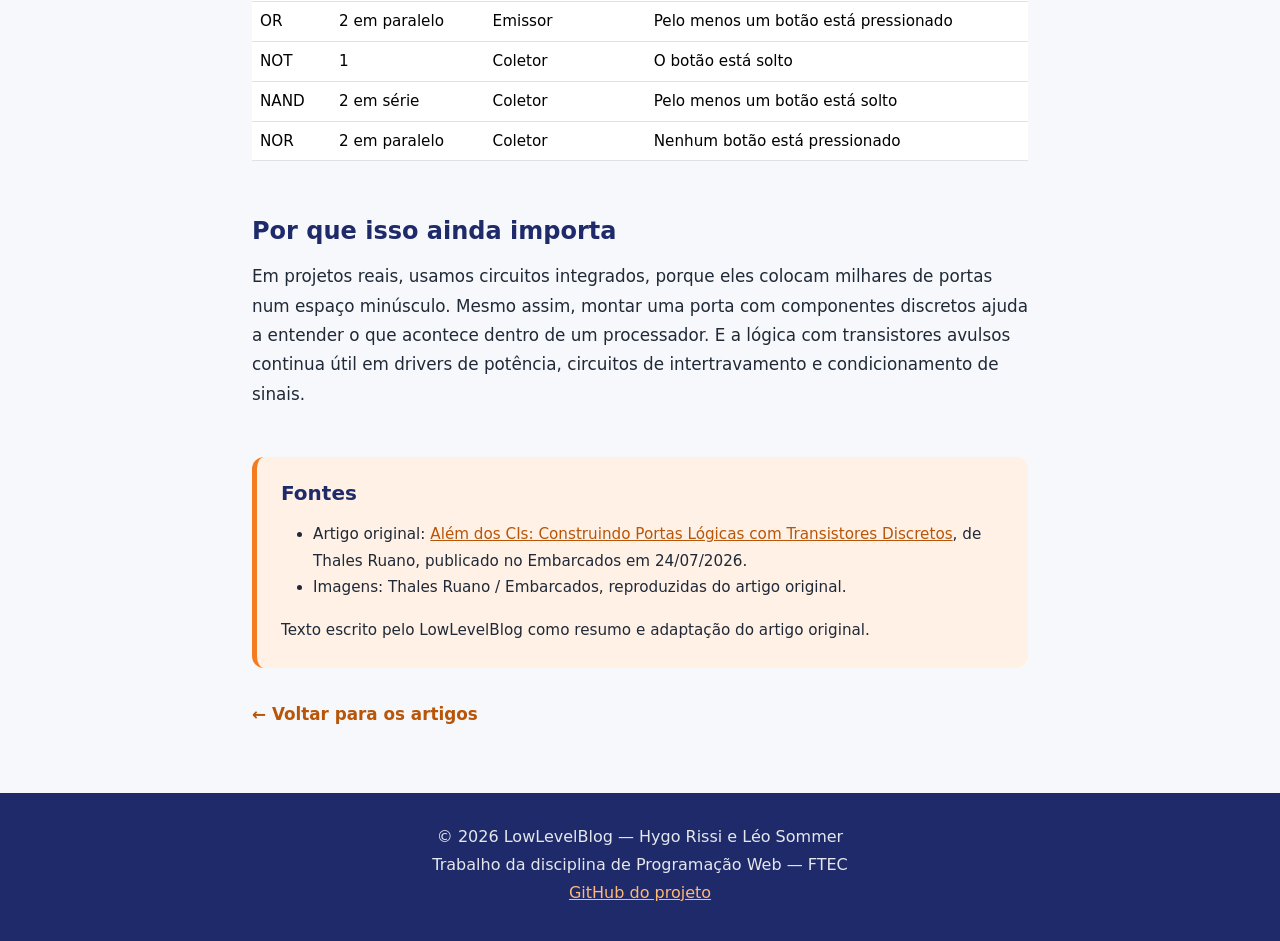
<file: artigo-portas-logicas.html>
<!DOCTYPE html>
<html lang="pt-BR">
<head>
    <meta charset="UTF-8">
    <meta name="viewport" content="width=device-width, initial-scale=1.0">
    <title>Portas lógicas com transistores — LowLevelBlog</title>
    <meta name="description" content="Como montar as portas AND, OR, NOT, NAND e NOR usando apenas transistores BC547, resistores e botões.">

    <!-- bootstrap e depois o css do site -->
    <link rel="stylesheet" href="https://cdn.jsdelivr.net/npm/bootstrap@5.3.3/dist/css/bootstrap.min.css">
    <link rel="stylesheet" href="css/style.css">
</head>
<body>

    <!-- menu, igual nas outras páginas -->
    <header class="cabecalho">
        <nav class="navbar navbar-expand-lg" data-bs-theme="dark">
            <div class="container">
                <a class="navbar-brand logo" href="index.html">&lt;LowLevel<span>Blog</span>/&gt;</a>

                <!-- botão que abre o menu no celular -->
                <button class="navbar-toggler" type="button" data-bs-toggle="collapse" data-bs-target="#menu-principal"
                        aria-controls="menu-principal" aria-expanded="false" aria-label="Abrir menu">
                    <span class="navbar-toggler-icon"></span>
                </button>

                <div class="collapse navbar-collapse" id="menu-principal">
                    <ul class="navbar-nav ms-auto">
                        <li class="nav-item"><a class="nav-link" href="index.html">Home</a></li>
                        <li class="nav-item"><a class="nav-link active" href="artigos.html">Artigos</a></li>
                        <li class="nav-item"><a class="nav-link" href="categorias.html">Categorias</a></li>
                        <li class="nav-item"><a class="nav-link" href="ferramentas.html">Ferramentas</a></li>
                        <li class="nav-item"><a class="nav-link" href="sobre.html">Sobre</a></li>
                        <li class="nav-item"><a class="nav-link" href="contato.html">Contato</a></li>
                    </ul>
                </div>
            </div>
        </nav>
    </header>

    <main>
        <article>

            <!-- topo do artigo -->
            <header class="topo-pagina">
                <div class="container container-artigo">
                    <span class="categoria">Componentes</span>
                    <h1>Portas lógicas com transistores: o que existe dentro de um CI</h1>
                    <p class="lead">
                        Toda porta lógica, do 74HC08 ao núcleo de um microcontrolador, é feita de transistores.
                        Veja como montar AND, OR, NOT, NAND e NOR usando só transistores BC547, resistores e botões.
                    </p>
                    <p class="artigo-meta">Fonte: Embarcados, 24/07/2026</p>
                </div>
            </header>

            <!-- texto do artigo -->
            <div class="container container-artigo corpo-artigo">

                <figure class="artigo-figura">
                    <img src="img/artigos/portas-logicas-capa.png"
                         alt="Protoboard com um transistor BC547, resistores, um botão e um LED montados como porta lógica">
                    <figcaption>Porta lógica montada em protoboard com transistor BC547. Imagem: Thales Ruano / Embarcados.</figcaption>
                </figure>

                <section>
                    <h2>O transistor como chave</h2>
                    <p>
                        Em circuitos analógicos, o transistor costuma ser usado como amplificador. Na eletrônica digital,
                        ele trabalha em apenas dois estados, como se fosse um interruptor:
                    </p>
                    <ul>
                        <li><strong>Corte (nível lógico 0):</strong> não há corrente na base, então o caminho entre coletor e emissor fica aberto.</li>
                        <li><strong>Saturação (nível lógico 1):</strong> a corrente na base é suficiente para o transistor conduzir totalmente, como uma chave fechada.</li>
                    </ul>
                    <p>
                        Em todos os circuitos do artigo, cada entrada é um botão que alimenta a base do transistor por um
                        resistor de 10&nbsp;kΩ. Botão solto é 0; botão pressionado é 1. A saída é indicada por um LED.
                    </p>
                </section>

                <section>
                    <h2>Material usado</h2>
                    <ul>
                        <li>Transistores NPN BC547;</li>
                        <li>Resistores de 220&nbsp;Ω, 330&nbsp;Ω, 4,7&nbsp;kΩ e 10&nbsp;kΩ;</li>
                        <li>Botões (push-buttons) para as entradas;</li>
                        <li>LED vermelho para a saída;</li>
                        <li>Fonte de 9&nbsp;V.</li>
                    </ul>
                </section>

                <section>
                    <h2>Em série é AND, em paralelo é OR</h2>
                    <p>
                        Na <strong>porta AND</strong>, dois transistores ficam em série: a corrente só chega ao LED se
                        os dois estiverem saturados ao mesmo tempo, ou seja, com os dois botões pressionados.
                    </p>
                    <p>
                        Na <strong>porta OR</strong>, os transistores ficam em paralelo: basta um deles conduzir para
                        o LED acender.
                    </p>

                    <figure class="artigo-figura artigo-figura-media">
                        <img src="img/artigos/portas-logicas-and-esquematico.png"
                             alt="Esquemático da porta AND: dois transistores BC547 em série, cada um com um botão e um resistor de 10 kΩ na base, e o LED na saída">
                        <figcaption>Esquemático da porta AND com dois BC547 em série. Imagem: Thales Ruano / Embarcados.</figcaption>
                    </figure>
                </section>

                <section>
                    <h2>Invertendo a lógica: NOT, NAND e NOR</h2>
                    <p>
                        Para inverter o resultado, a saída deixa de ser lida no emissor e passa a ser lida no
                        <strong>coletor</strong>. Quando o transistor satura, o coletor vai para perto de 0&nbsp;V e o LED
                        apaga; quando está em corte, o coletor fica em tensão alta e o LED acende.
                    </p>
                    <p>
                        Com um único transistor, isso forma a <strong>porta NOT</strong>. Aplicando a mesma ideia aos
                        circuitos em série e em paralelo, obtemos a <strong>NAND</strong> e a <strong>NOR</strong>.
                    </p>

                    <figure class="artigo-figura artigo-figura-media">
                        <img src="img/artigos/portas-logicas-not-esquematico.png"
                             alt="Esquemático da porta NOT: um transistor BC547 com botão na base e o LED ligado ao coletor">
                        <figcaption>Esquemático da porta NOT, com a saída lida no coletor. Imagem: Thales Ruano / Embarcados.</figcaption>
                    </figure>
                </section>

                <section>
                    <h2>Resumo das cinco portas</h2>
                    <div class="table-responsive">
                        <table class="table tabela-artigo">
                            <thead>
                                <tr>
                                    <th>Porta</th>
                                    <th>Transistores</th>
                                    <th>Saída lida no</th>
                                    <th>LED acende quando</th>
                                </tr>
                            </thead>
                            <tbody>
                                <tr><td>AND</td><td>2 em série</td><td>Emissor</td><td>Os dois botões estão pressionados</td></tr>
                                <tr><td>OR</td><td>2 em paralelo</td><td>Emissor</td><td>Pelo menos um botão está pressionado</td></tr>
                                <tr><td>NOT</td><td>1</td><td>Coletor</td><td>O botão está solto</td></tr>
                                <tr><td>NAND</td><td>2 em série</td><td>Coletor</td><td>Pelo menos um botão está solto</td></tr>
                                <tr><td>NOR</td><td>2 em paralelo</td><td>Coletor</td><td>Nenhum botão está pressionado</td></tr>
                            </tbody>
                        </table>
                    </div>
                </section>

                <section>
                    <h2>Por que isso ainda importa</h2>
                    <p>
                        Em projetos reais, usamos circuitos integrados, porque eles colocam milhares de portas num espaço
                        minúsculo. Mesmo assim, montar uma porta com componentes discretos ajuda a entender o que acontece
                        dentro de um processador. E a lógica com transistores avulsos continua útil em drivers de potência,
                        circuitos de intertravamento e condicionamento de sinais.
                    </p>
                </section>

                <!-- fontes usadas -->
                <footer class="artigo-fontes">
                    <h2>Fontes</h2>
                    <ul>
                        <li>
                            Artigo original:
                            <a href="https://embarcados.com.br/alem-dos-cis-construindo-portas-logicas-com-transistores-discretos/" target="_blank" rel="noopener">Além dos CIs: Construindo Portas Lógicas com Transistores Discretos</a>,
                            de Thales Ruano, publicado no Embarcados em 24/07/2026.
                        </li>
                        <li>Imagens: Thales Ruano / Embarcados, reproduzidas do artigo original.</li>
                    </ul>
                    <p>Texto escrito pelo LowLevelBlog como resumo e adaptação do artigo original.</p>
                </footer>

                <p><a href="artigos.html" class="link-leia-mais">&larr; Voltar para os artigos</a></p>
            </div>

        </article>
    </main>

    <!-- rodapé -->
    <footer class="rodape">
        <div class="container">
            <p>&copy; 2026 LowLevelBlog — Hygo Rissi e Léo Sommer</p>
            <p>Trabalho da disciplina de Programação Web — FTEC</p>
            <p>
                <a href="https://github.com/sommerleo/LowLevelBlog" target="_blank" rel="noopener">GitHub do projeto</a>
            </p>
        </div>
    </footer>

    <!-- js do bootstrap, só pro menu -->
    <script src="https://cdn.jsdelivr.net/npm/bootstrap@5.3.3/dist/js/bootstrap.bundle.min.js"></script>
</body>
</html>
</file>
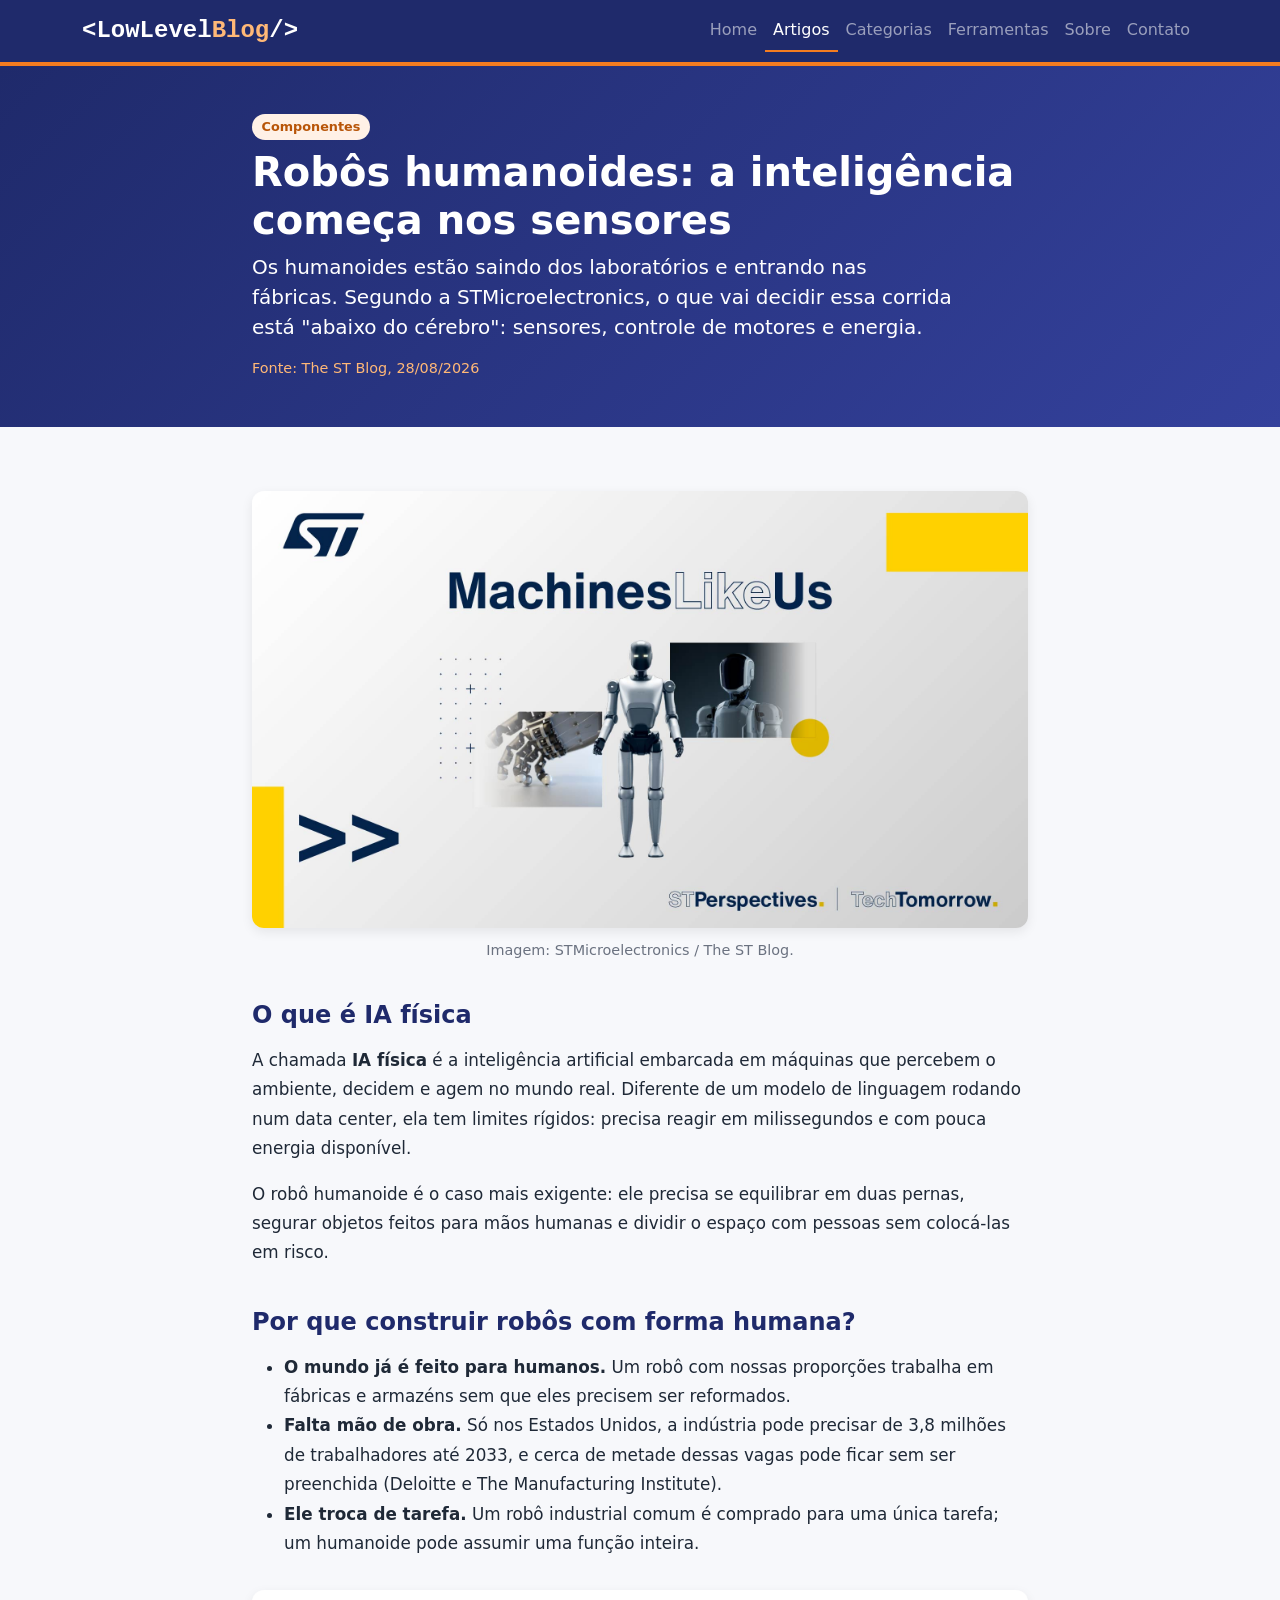
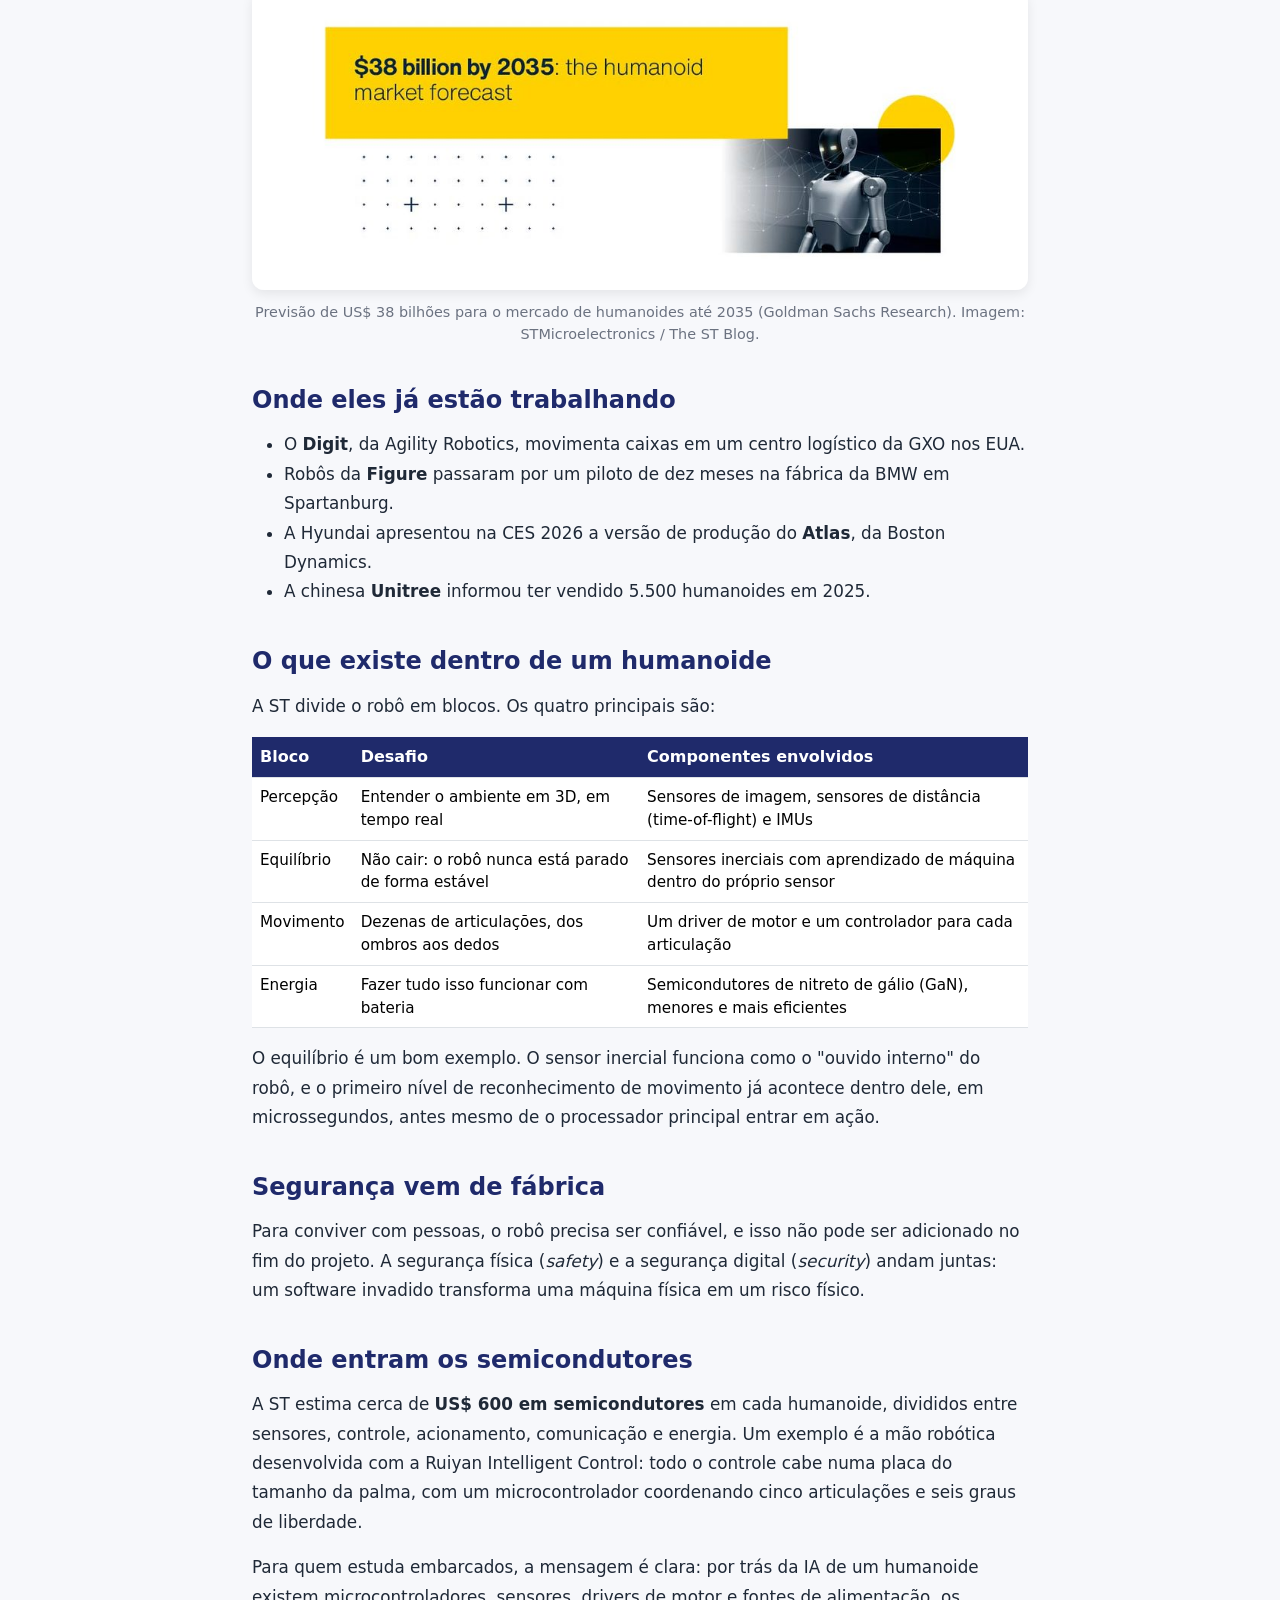
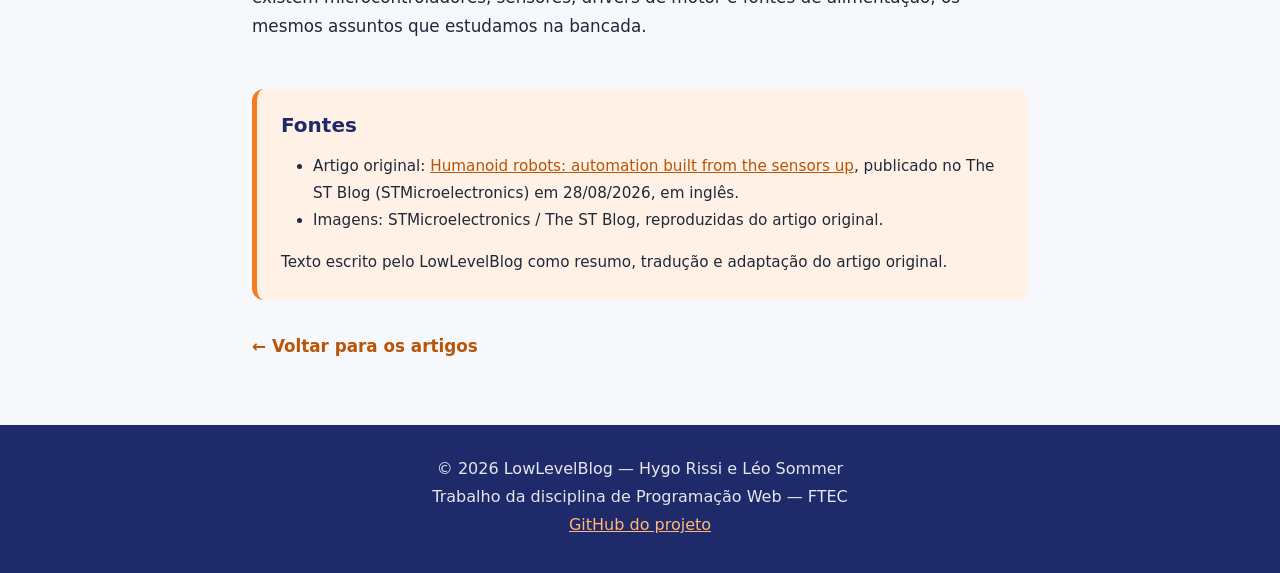
<file: artigo-robos-humanoides.html>
<!DOCTYPE html>
<html lang="pt-BR">
<head>
    <meta charset="UTF-8">
    <meta name="viewport" content="width=device-width, initial-scale=1.0">
    <title>Robôs humanoides — LowLevelBlog</title>
    <meta name="description" content="Por que os robôs humanoides estão chegando às fábricas e quais sensores, motores e circuitos de energia existem dentro deles.">

    <!-- bootstrap e depois o css do site -->
    <link rel="stylesheet" href="https://cdn.jsdelivr.net/npm/bootstrap@5.3.3/dist/css/bootstrap.min.css">
    <link rel="stylesheet" href="css/style.css">
</head>
<body>

    <!-- menu, igual nas outras páginas -->
    <header class="cabecalho">
        <nav class="navbar navbar-expand-lg" data-bs-theme="dark">
            <div class="container">
                <a class="navbar-brand logo" href="index.html">&lt;LowLevel<span>Blog</span>/&gt;</a>

                <!-- botão que abre o menu no celular -->
                <button class="navbar-toggler" type="button" data-bs-toggle="collapse" data-bs-target="#menu-principal"
                        aria-controls="menu-principal" aria-expanded="false" aria-label="Abrir menu">
                    <span class="navbar-toggler-icon"></span>
                </button>

                <div class="collapse navbar-collapse" id="menu-principal">
                    <ul class="navbar-nav ms-auto">
                        <li class="nav-item"><a class="nav-link" href="index.html">Home</a></li>
                        <li class="nav-item"><a class="nav-link active" href="artigos.html">Artigos</a></li>
                        <li class="nav-item"><a class="nav-link" href="categorias.html">Categorias</a></li>
                        <li class="nav-item"><a class="nav-link" href="ferramentas.html">Ferramentas</a></li>
                        <li class="nav-item"><a class="nav-link" href="sobre.html">Sobre</a></li>
                        <li class="nav-item"><a class="nav-link" href="contato.html">Contato</a></li>
                    </ul>
                </div>
            </div>
        </nav>
    </header>

    <main>
        <article>

            <!-- topo do artigo -->
            <header class="topo-pagina">
                <div class="container container-artigo">
                    <span class="categoria">Componentes</span>
                    <h1>Robôs humanoides: a inteligência começa nos sensores</h1>
                    <p class="lead">
                        Os humanoides estão saindo dos laboratórios e entrando nas fábricas. Segundo a STMicroelectronics,
                        o que vai decidir essa corrida está "abaixo do cérebro": sensores, controle de motores e energia.
                    </p>
                    <p class="artigo-meta">Fonte: The ST Blog, 28/08/2026</p>
                </div>
            </header>

            <!-- texto do artigo -->
            <div class="container container-artigo corpo-artigo">

                <figure class="artigo-figura">
                    <img src="img/artigos/humanoides-capa.jpg"
                         alt="Robô humanoide prateado em pé, ao lado de imagens de uma mão robótica e da cabeça de outro robô">
                    <figcaption>Imagem: STMicroelectronics / The ST Blog.</figcaption>
                </figure>

                <section>
                    <h2>O que é IA física</h2>
                    <p>
                        A chamada <strong>IA física</strong> é a inteligência artificial embarcada em máquinas que
                        percebem o ambiente, decidem e agem no mundo real. Diferente de um modelo de linguagem rodando
                        num data center, ela tem limites rígidos: precisa reagir em milissegundos e com pouca energia
                        disponível.
                    </p>
                    <p>
                        O robô humanoide é o caso mais exigente: ele precisa se equilibrar em duas pernas, segurar
                        objetos feitos para mãos humanas e dividir o espaço com pessoas sem colocá-las em risco.
                    </p>
                </section>

                <section>
                    <h2>Por que construir robôs com forma humana?</h2>
                    <ul>
                        <li><strong>O mundo já é feito para humanos.</strong> Um robô com nossas proporções trabalha em fábricas e armazéns sem que eles precisem ser reformados.</li>
                        <li><strong>Falta mão de obra.</strong> Só nos Estados Unidos, a indústria pode precisar de 3,8 milhões de trabalhadores até 2033, e cerca de metade dessas vagas pode ficar sem ser preenchida (Deloitte e The Manufacturing Institute).</li>
                        <li><strong>Ele troca de tarefa.</strong> Um robô industrial comum é comprado para uma única tarefa; um humanoide pode assumir uma função inteira.</li>
                    </ul>

                    <figure class="artigo-figura">
                        <img src="img/artigos/humanoides-previsao-mercado.jpg"
                             alt="Infográfico com o texto: 38 bilhões de dólares até 2035, a previsão do mercado de humanoides">
                        <figcaption>Previsão de US$ 38 bilhões para o mercado de humanoides até 2035 (Goldman Sachs Research). Imagem: STMicroelectronics / The ST Blog.</figcaption>
                    </figure>
                </section>

                <section>
                    <h2>Onde eles já estão trabalhando</h2>
                    <ul>
                        <li>O <strong>Digit</strong>, da Agility Robotics, movimenta caixas em um centro logístico da GXO nos EUA.</li>
                        <li>Robôs da <strong>Figure</strong> passaram por um piloto de dez meses na fábrica da BMW em Spartanburg.</li>
                        <li>A Hyundai apresentou na CES 2026 a versão de produção do <strong>Atlas</strong>, da Boston Dynamics.</li>
                        <li>A chinesa <strong>Unitree</strong> informou ter vendido 5.500 humanoides em 2025.</li>
                    </ul>
                </section>

                <section>
                    <h2>O que existe dentro de um humanoide</h2>
                    <p>A ST divide o robô em blocos. Os quatro principais são:</p>
                    <div class="table-responsive">
                        <table class="table tabela-artigo">
                            <thead>
                                <tr>
                                    <th>Bloco</th>
                                    <th>Desafio</th>
                                    <th>Componentes envolvidos</th>
                                </tr>
                            </thead>
                            <tbody>
                                <tr><td>Percepção</td><td>Entender o ambiente em 3D, em tempo real</td><td>Sensores de imagem, sensores de distância (time-of-flight) e IMUs</td></tr>
                                <tr><td>Equilíbrio</td><td>Não cair: o robô nunca está parado de forma estável</td><td>Sensores inerciais com aprendizado de máquina dentro do próprio sensor</td></tr>
                                <tr><td>Movimento</td><td>Dezenas de articulações, dos ombros aos dedos</td><td>Um driver de motor e um controlador para cada articulação</td></tr>
                                <tr><td>Energia</td><td>Fazer tudo isso funcionar com bateria</td><td>Semicondutores de nitreto de gálio (GaN), menores e mais eficientes</td></tr>
                            </tbody>
                        </table>
                    </div>
                    <p>
                        O equilíbrio é um bom exemplo. O sensor inercial funciona como o "ouvido interno" do robô, e o
                        primeiro nível de reconhecimento de movimento já acontece dentro dele, em microssegundos,
                        antes mesmo de o processador principal entrar em ação.
                    </p>
                </section>

                <section>
                    <h2>Segurança vem de fábrica</h2>
                    <p>
                        Para conviver com pessoas, o robô precisa ser confiável, e isso não pode ser adicionado no fim
                        do projeto. A segurança física (<em>safety</em>) e a segurança digital (<em>security</em>) andam
                        juntas: um software invadido transforma uma máquina física em um risco físico.
                    </p>
                </section>

                <section>
                    <h2>Onde entram os semicondutores</h2>
                    <p>
                        A ST estima cerca de <strong>US$ 600 em semicondutores</strong> em cada humanoide, divididos
                        entre sensores, controle, acionamento, comunicação e energia. Um exemplo é a mão robótica
                        desenvolvida com a Ruiyan Intelligent Control: todo o controle cabe numa placa do tamanho da palma,
                        com um microcontrolador coordenando cinco articulações e seis graus de liberdade.
                    </p>
                    <p>
                        Para quem estuda embarcados, a mensagem é clara: por trás da IA de um humanoide existem
                        microcontroladores, sensores, drivers de motor e fontes de alimentação, os mesmos assuntos
                        que estudamos na bancada.
                    </p>
                </section>

                <!-- fontes usadas -->
                <footer class="artigo-fontes">
                    <h2>Fontes</h2>
                    <ul>
                        <li>
                            Artigo original:
                            <a href="https://blog.st.com/humanoid-robots-building-a-workforce/" target="_blank" rel="noopener">Humanoid robots: automation built from the sensors up</a>,
                            publicado no The ST Blog (STMicroelectronics) em 28/08/2026, em inglês.
                        </li>
                        <li>Imagens: STMicroelectronics / The ST Blog, reproduzidas do artigo original.</li>
                    </ul>
                    <p>Texto escrito pelo LowLevelBlog como resumo, tradução e adaptação do artigo original.</p>
                </footer>

                <p><a href="artigos.html" class="link-leia-mais">&larr; Voltar para os artigos</a></p>
            </div>

        </article>
    </main>

    <!-- rodapé -->
    <footer class="rodape">
        <div class="container">
            <p>&copy; 2026 LowLevelBlog — Hygo Rissi e Léo Sommer</p>
            <p>Trabalho da disciplina de Programação Web — FTEC</p>
            <p>
                <a href="https://github.com/sommerleo/LowLevelBlog" target="_blank" rel="noopener">GitHub do projeto</a>
            </p>
        </div>
    </footer>

    <!-- js do bootstrap, só pro menu -->
    <script src="https://cdn.jsdelivr.net/npm/bootstrap@5.3.3/dist/js/bootstrap.bundle.min.js"></script>
</body>
</html>
</file>
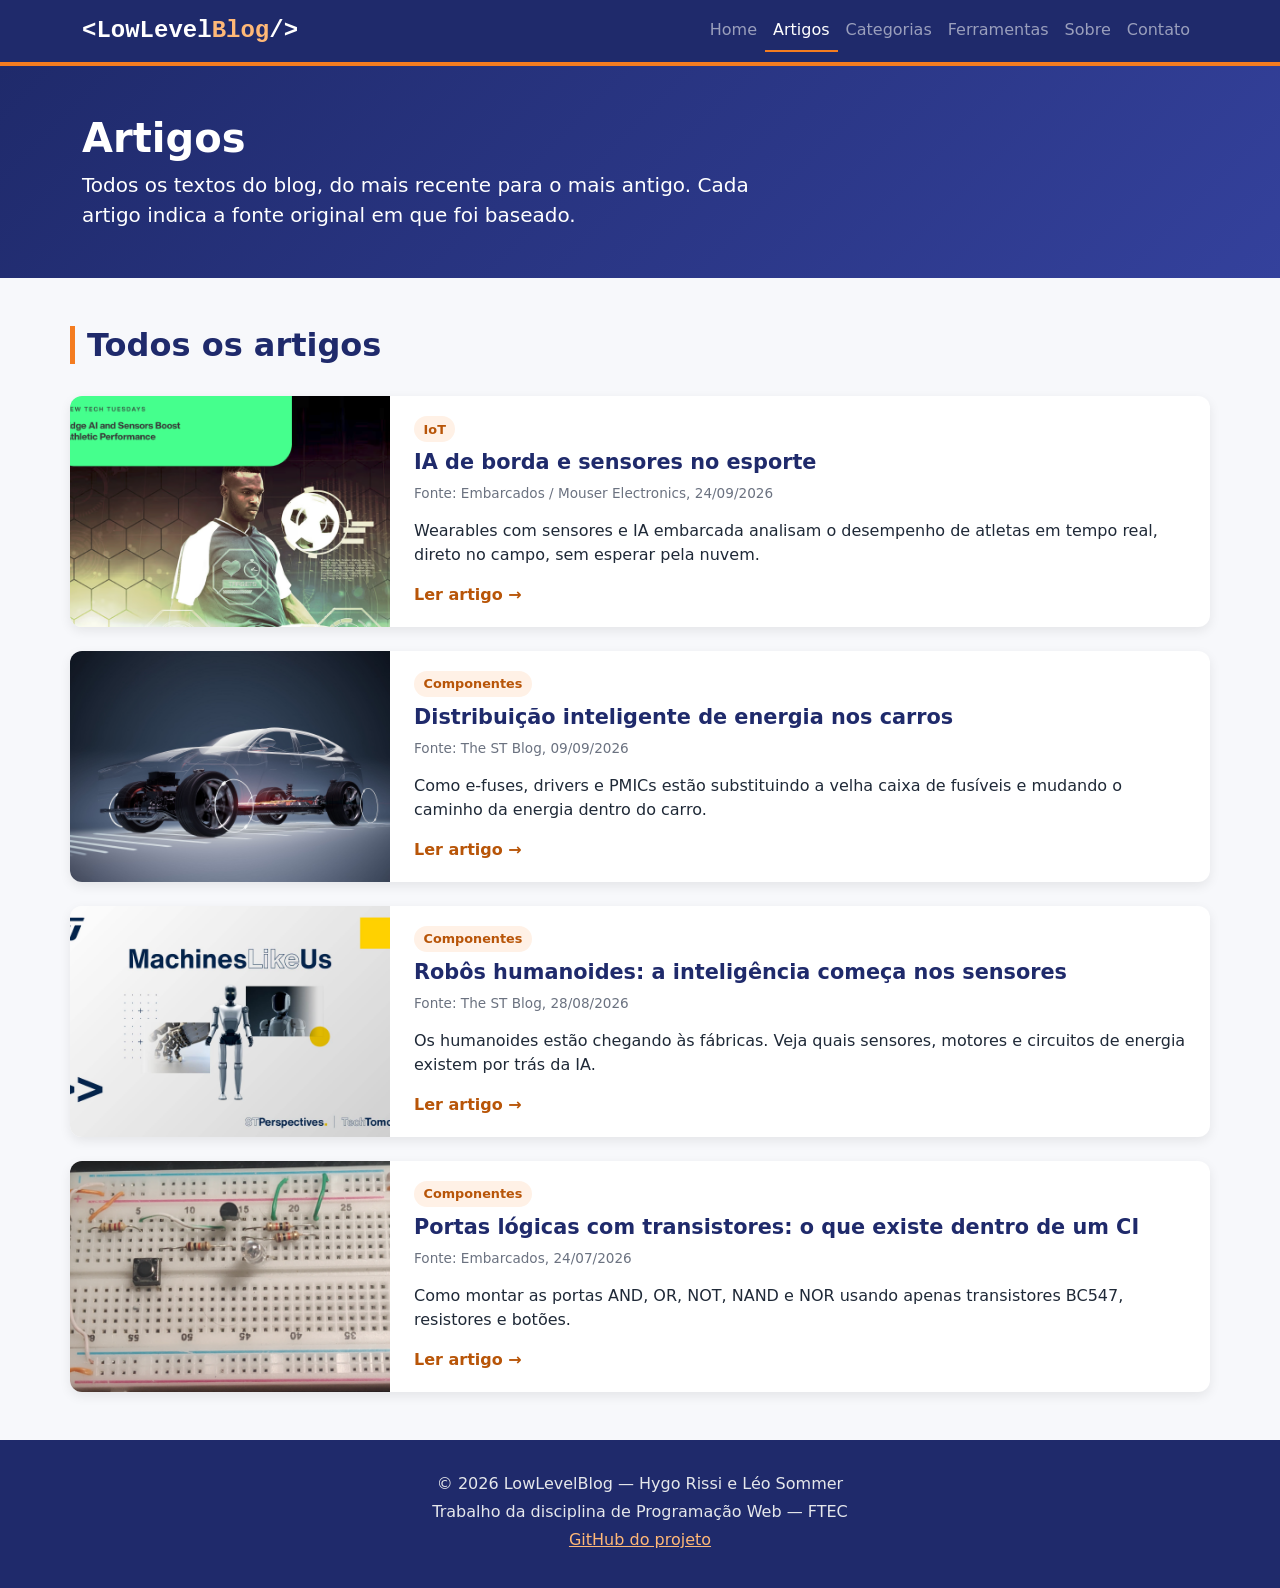
<file: artigos.html>
<!DOCTYPE html>
<html lang="pt-BR">
<head>
  <meta charset="UTF-8">
  <meta name="viewport" content="width=device-width, initial-scale=1.0">
  <title>Artigos — LowLevelBlog</title>
  <meta name="description" content="Todos os artigos do LowLevelBlog sobre sistemas embarcados, componentes eletrônicos e IoT.">

  <link rel="stylesheet" href="https://cdn.jsdelivr.net/npm/bootstrap@5.3.3/dist/css/bootstrap.min.css">
  <link rel="stylesheet" href="css/style.css">
</head>
<body>

  <header class="cabecalho">
    <nav class="navbar navbar-expand-lg" data-bs-theme="dark">
      <div class="container">
        <a class="navbar-brand logo" href="index.html">&lt;LowLevel<span>Blog</span>/&gt;</a>

        <button class="navbar-toggler" type="button" data-bs-toggle="collapse" data-bs-target="#menu-principal"
                aria-controls="menu-principal" aria-expanded="false" aria-label="Abrir menu">
          <span class="navbar-toggler-icon"></span>
        </button>

        <div class="collapse navbar-collapse" id="menu-principal">
          <ul class="navbar-nav ms-auto">
            <li class="nav-item"><a class="nav-link" href="index.html">Home</a></li>
            <li class="nav-item"><a class="nav-link active" aria-current="page" href="artigos.html">Artigos</a></li>
            <li class="nav-item"><a class="nav-link" href="categorias.html">Categorias</a></li>
            <li class="nav-item"><a class="nav-link" href="ferramentas.html">Ferramentas</a></li>
            <li class="nav-item"><a class="nav-link" href="sobre.html">Sobre</a></li>
            <li class="nav-item"><a class="nav-link" href="contato.html">Contato</a></li>
          </ul>
        </div>
      </div>
    </nav>
  </header>

  <main>

    <section class="topo-pagina">
      <div class="container">
        <h1>Artigos</h1>
        <p class="lead">
          Todos os textos do blog, do mais recente para o mais antigo. Cada artigo indica a fonte
          original em que foi baseado.
        </p>
      </div>
    </section>

    <section class="secao container">
      <h2 class="titulo-secao">Todos os artigos</h2>

      <div class="lista-artigos">

        <article class="item-artigo">
          <img src="img/artigos/ia-esportes-capa.png" alt="Jogador de futebol cercado por ícones digitais de batimentos cardíacos e cronômetro">
          <div class="item-artigo-texto">
            <span class="categoria">IoT</span>
            <h3>IA de borda e sensores no esporte</h3>
            <p class="item-artigo-meta">Fonte: Embarcados / Mouser Electronics, 24/09/2026</p>
            <p>Wearables com sensores e IA embarcada analisam o desempenho de atletas em tempo real, direto no campo, sem esperar pela nuvem.</p>
            <a href="artigo-ia-de-borda-esportes.html" class="link-leia-mais">Ler artigo &rarr;</a>
          </div>
        </article>

        <article class="item-artigo">
          <img src="img/artigos/energia-capa.jpg" alt="Carro com a carroceria transparente mostrando o chassi e a bateria">
          <div class="item-artigo-texto">
            <span class="categoria">Componentes</span>
            <h3>Distribuição inteligente de energia nos carros</h3>
            <p class="item-artigo-meta">Fonte: The ST Blog, 09/09/2026</p>
            <p>Como e-fuses, drivers e PMICs estão substituindo a velha caixa de fusíveis e mudando o caminho da energia dentro do carro.</p>
            <a href="artigo-distribuicao-energia.html" class="link-leia-mais">Ler artigo &rarr;</a>
          </div>
        </article>

        <article class="item-artigo">
          <img src="img/artigos/humanoides-capa.jpg" alt="Robô humanoide prateado em pé ao lado de uma mão robótica">
          <div class="item-artigo-texto">
            <span class="categoria">Componentes</span>
            <h3>Robôs humanoides: a inteligência começa nos sensores</h3>
            <p class="item-artigo-meta">Fonte: The ST Blog, 28/08/2026</p>
            <p>Os humanoides estão chegando às fábricas. Veja quais sensores, motores e circuitos de energia existem por trás da IA.</p>
            <a href="artigo-robos-humanoides.html" class="link-leia-mais">Ler artigo &rarr;</a>
          </div>
        </article>

        <article class="item-artigo">
          <img src="img/artigos/portas-logicas-capa.png" alt="Protoboard com transistor BC547, resistores, botão e LED montados como porta lógica">
          <div class="item-artigo-texto">
            <span class="categoria">Componentes</span>
            <h3>Portas lógicas com transistores: o que existe dentro de um CI</h3>
            <p class="item-artigo-meta">Fonte: Embarcados, 24/07/2026</p>
            <p>Como montar as portas AND, OR, NOT, NAND e NOR usando apenas transistores BC547, resistores e botões.</p>
            <a href="artigo-portas-logicas.html" class="link-leia-mais">Ler artigo &rarr;</a>
          </div>
        </article>

      </div>
    </section>

  </main>

  <footer class="rodape">
    <div class="container">
      <p>&copy; 2026 LowLevelBlog — Hygo Rissi e Léo Sommer</p>
      <p>Trabalho da disciplina de Programação Web — FTEC</p>
      <p>
        <a href="https://github.com/sommerleo/LowLevelBlog" target="_blank" rel="noopener">GitHub do projeto</a>
      </p>
    </div>
  </footer>

  <script src="https://cdn.jsdelivr.net/npm/bootstrap@5.3.3/dist/js/bootstrap.bundle.min.js"></script>
</body>
</html>
</file>
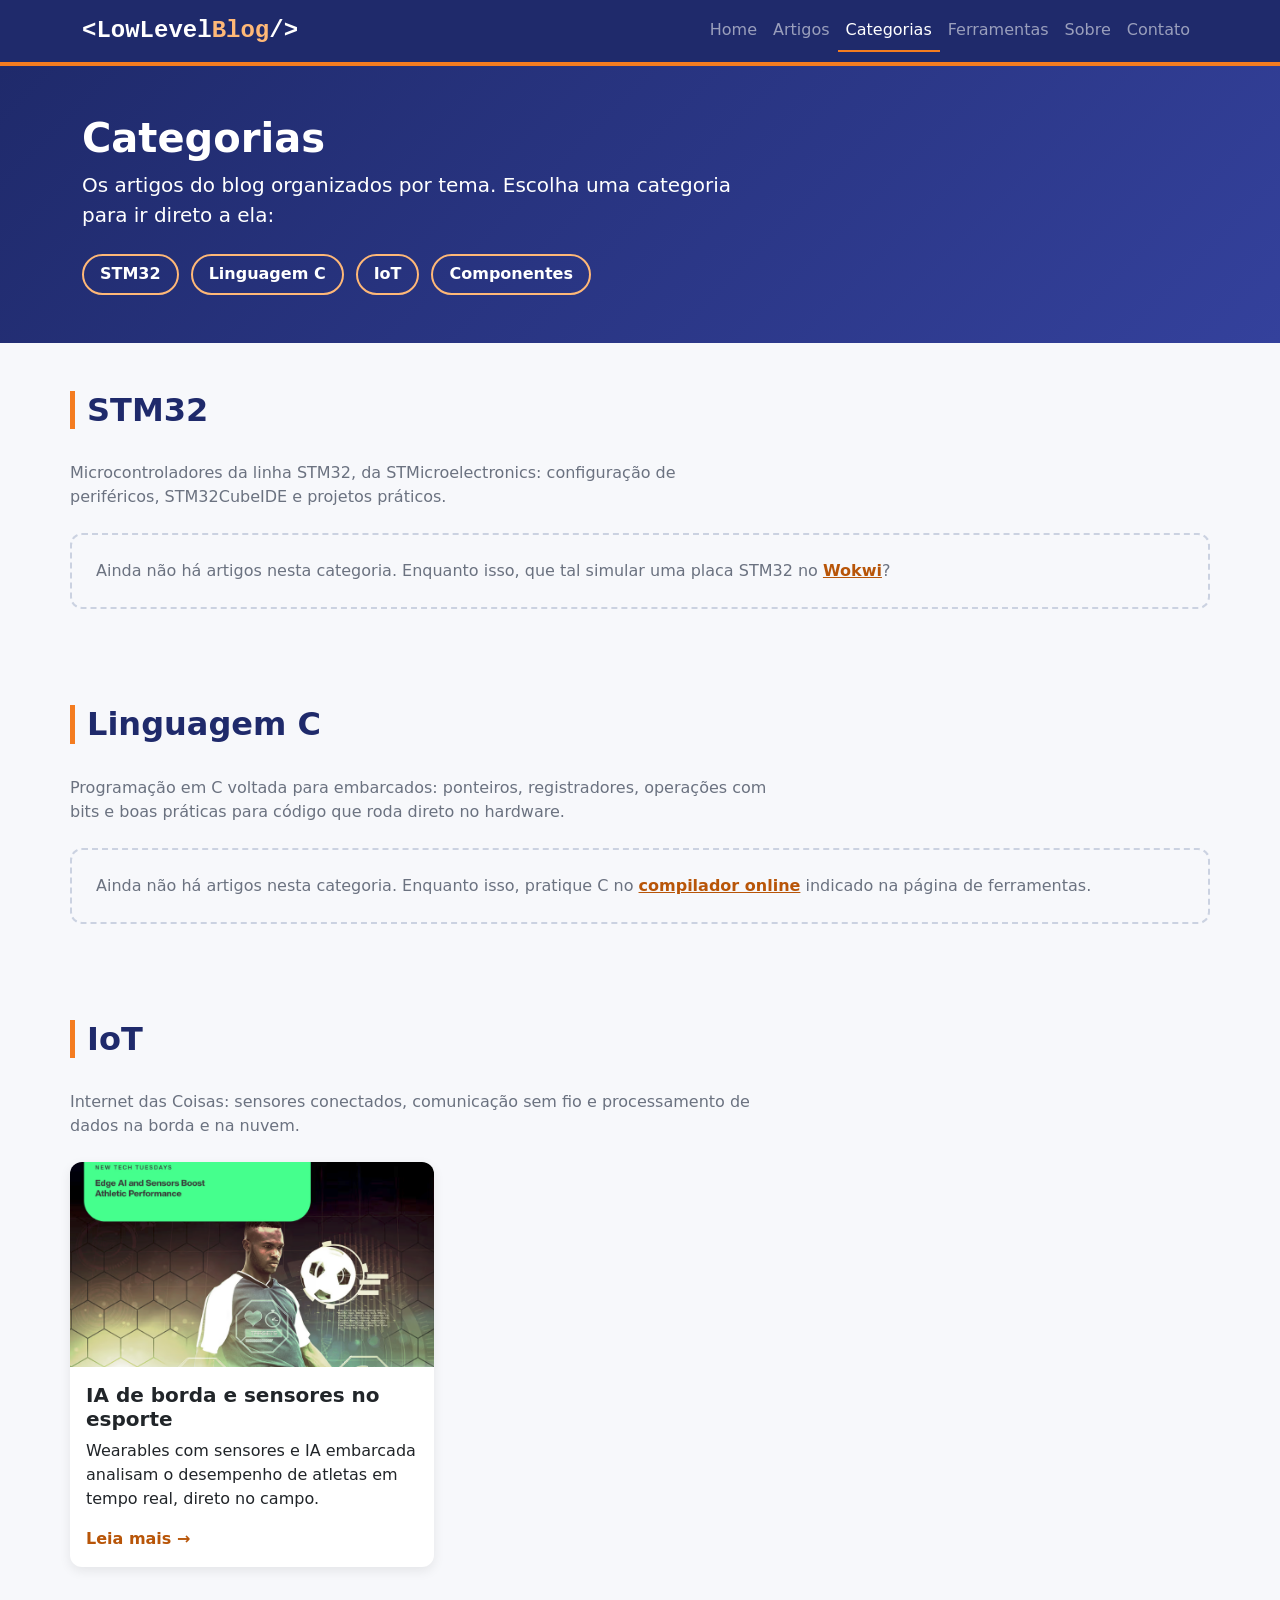
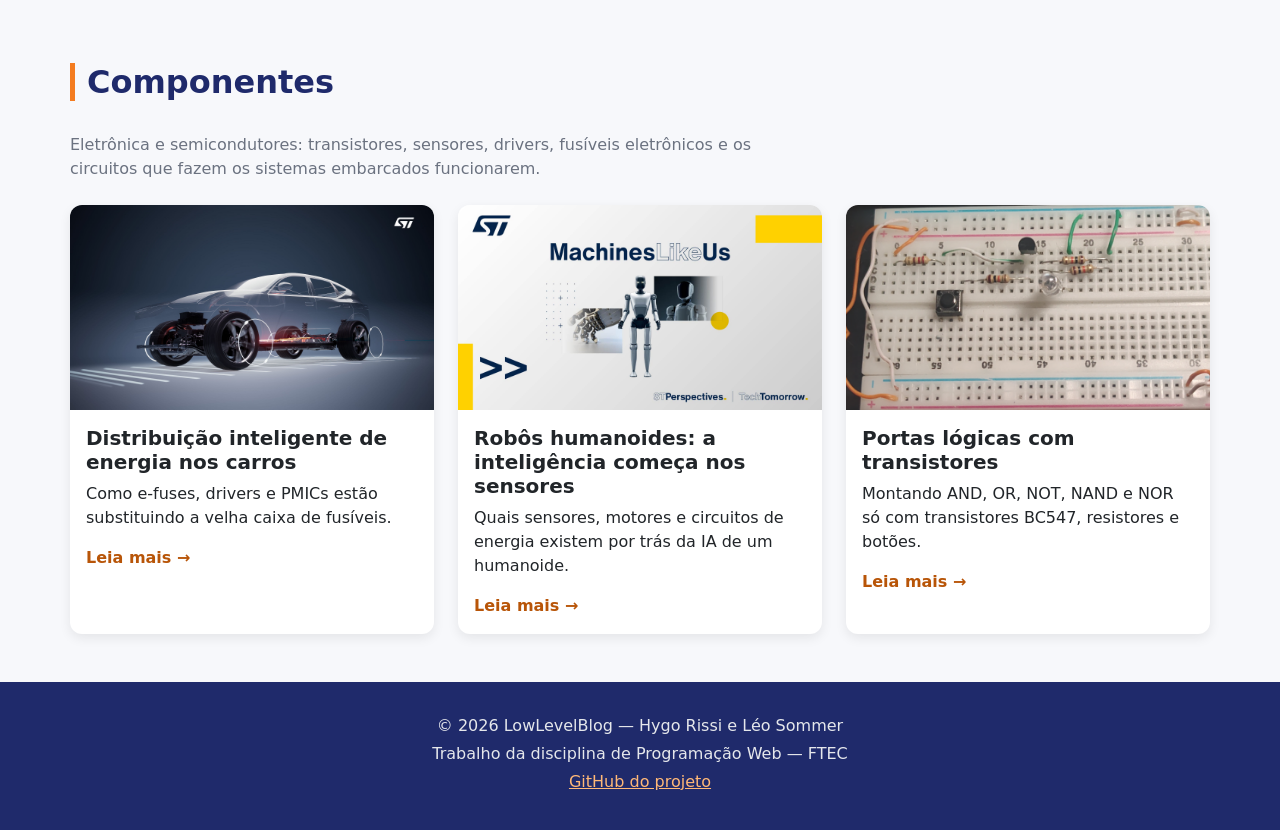
<file: categorias.html>
<!DOCTYPE html>
<html lang="pt-BR">
<head>
  <meta charset="UTF-8">
  <meta name="viewport" content="width=device-width, initial-scale=1.0">
  <title>Categorias — LowLevelBlog</title>
  <meta name="description" content="Artigos do LowLevelBlog organizados por tema: STM32, Linguagem C, IoT e Componentes.">

  <link rel="stylesheet" href="https://cdn.jsdelivr.net/npm/bootstrap@5.3.3/dist/css/bootstrap.min.css">
  <link rel="stylesheet" href="css/style.css">
</head>
<body>

  <header class="cabecalho">
    <nav class="navbar navbar-expand-lg" data-bs-theme="dark">
      <div class="container">
        <a class="navbar-brand logo" href="index.html">&lt;LowLevel<span>Blog</span>/&gt;</a>

        <button class="navbar-toggler" type="button" data-bs-toggle="collapse" data-bs-target="#menu-principal"
                aria-controls="menu-principal" aria-expanded="false" aria-label="Abrir menu">
          <span class="navbar-toggler-icon"></span>
        </button>

        <div class="collapse navbar-collapse" id="menu-principal">
          <ul class="navbar-nav ms-auto">
            <li class="nav-item"><a class="nav-link" href="index.html">Home</a></li>
            <li class="nav-item"><a class="nav-link" href="artigos.html">Artigos</a></li>
            <li class="nav-item"><a class="nav-link active" aria-current="page" href="categorias.html">Categorias</a></li>
            <li class="nav-item"><a class="nav-link" href="ferramentas.html">Ferramentas</a></li>
            <li class="nav-item"><a class="nav-link" href="sobre.html">Sobre</a></li>
            <li class="nav-item"><a class="nav-link" href="contato.html">Contato</a></li>
          </ul>
        </div>
      </div>
    </nav>
  </header>

  <main>

    <section class="topo-pagina">
      <div class="container">
        <h1>Categorias</h1>
        <p class="lead">Os artigos do blog organizados por tema. Escolha uma categoria para ir direto a ela:</p>

        <nav class="atalhos-categorias" aria-label="Categorias">
          <a href="#stm32">STM32</a>
          <a href="#linguagem-c">Linguagem C</a>
          <a href="#iot">IoT</a>
          <a href="#componentes">Componentes</a>
        </nav>
      </div>
    </section>

    <section id="stm32" class="secao container">
      <h2 class="titulo-secao">STM32</h2>
      <p class="descricao-categoria">
        Microcontroladores da linha STM32, da STMicroelectronics: configuração de periféricos,
        STM32CubeIDE e projetos práticos.
      </p>
      <div class="categoria-vazia">
        <p>Ainda não há artigos nesta categoria. Enquanto isso, que tal simular uma placa STM32 no
          <a href="ferramentas.html">Wokwi</a>?</p>
      </div>
    </section>

    <section id="linguagem-c" class="secao container">
      <h2 class="titulo-secao">Linguagem C</h2>
      <p class="descricao-categoria">
        Programação em C voltada para embarcados: ponteiros, registradores, operações com bits e
        boas práticas para código que roda direto no hardware.
      </p>
      <div class="categoria-vazia">
        <p>Ainda não há artigos nesta categoria. Enquanto isso, pratique C no
          <a href="ferramentas.html">compilador online</a> indicado na página de ferramentas.</p>
      </div>
    </section>

    <section id="iot" class="secao container">
      <h2 class="titulo-secao">IoT</h2>
      <p class="descricao-categoria">
        Internet das Coisas: sensores conectados, comunicação sem fio e processamento de dados na
        borda e na nuvem.
      </p>

      <div class="grade-cards">
        <article class="card card-artigo">
          <img src="img/artigos/ia-esportes-capa.png" class="card-img-top" alt="Jogador de futebol cercado por ícones digitais de batimentos cardíacos e cronômetro">
          <div class="card-body">
            <h3 class="card-title">IA de borda e sensores no esporte</h3>
            <p class="card-text">Wearables com sensores e IA embarcada analisam o desempenho de atletas em tempo real, direto no campo.</p>
            <a href="artigo-ia-de-borda-esportes.html" class="link-leia-mais">Leia mais &rarr;</a>
          </div>
        </article>
      </div>
    </section>

    <section id="componentes" class="secao container">
      <h2 class="titulo-secao">Componentes</h2>
      <p class="descricao-categoria">
        Eletrônica e semicondutores: transistores, sensores, drivers, fusíveis eletrônicos e os
        circuitos que fazem os sistemas embarcados funcionarem.
      </p>

      <div class="grade-cards">
        <article class="card card-artigo">
          <img src="img/artigos/energia-capa.jpg" class="card-img-top" alt="Carro com a carroceria transparente mostrando o chassi e a bateria">
          <div class="card-body">
            <h3 class="card-title">Distribuição inteligente de energia nos carros</h3>
            <p class="card-text">Como e-fuses, drivers e PMICs estão substituindo a velha caixa de fusíveis.</p>
            <a href="artigo-distribuicao-energia.html" class="link-leia-mais">Leia mais &rarr;</a>
          </div>
        </article>

        <article class="card card-artigo">
          <img src="img/artigos/humanoides-capa.jpg" class="card-img-top" alt="Robô humanoide prateado em pé ao lado de uma mão robótica">
          <div class="card-body">
            <h3 class="card-title">Robôs humanoides: a inteligência começa nos sensores</h3>
            <p class="card-text">Quais sensores, motores e circuitos de energia existem por trás da IA de um humanoide.</p>
            <a href="artigo-robos-humanoides.html" class="link-leia-mais">Leia mais &rarr;</a>
          </div>
        </article>

        <article class="card card-artigo">
          <img src="img/artigos/portas-logicas-capa.png" class="card-img-top" alt="Protoboard com transistor BC547, resistores, botão e LED montados como porta lógica">
          <div class="card-body">
            <h3 class="card-title">Portas lógicas com transistores</h3>
            <p class="card-text">Montando AND, OR, NOT, NAND e NOR só com transistores BC547, resistores e botões.</p>
            <a href="artigo-portas-logicas.html" class="link-leia-mais">Leia mais &rarr;</a>
          </div>
        </article>
      </div>
    </section>

  </main>

  <footer class="rodape">
    <div class="container">
      <p>&copy; 2026 LowLevelBlog — Hygo Rissi e Léo Sommer</p>
      <p>Trabalho da disciplina de Programação Web — FTEC</p>
      <p>
        <a href="https://github.com/sommerleo/LowLevelBlog" target="_blank" rel="noopener">GitHub do projeto</a>
      </p>
    </div>
  </footer>

  <script src="https://cdn.jsdelivr.net/npm/bootstrap@5.3.3/dist/js/bootstrap.bundle.min.js"></script>
</body>
</html>
</file>
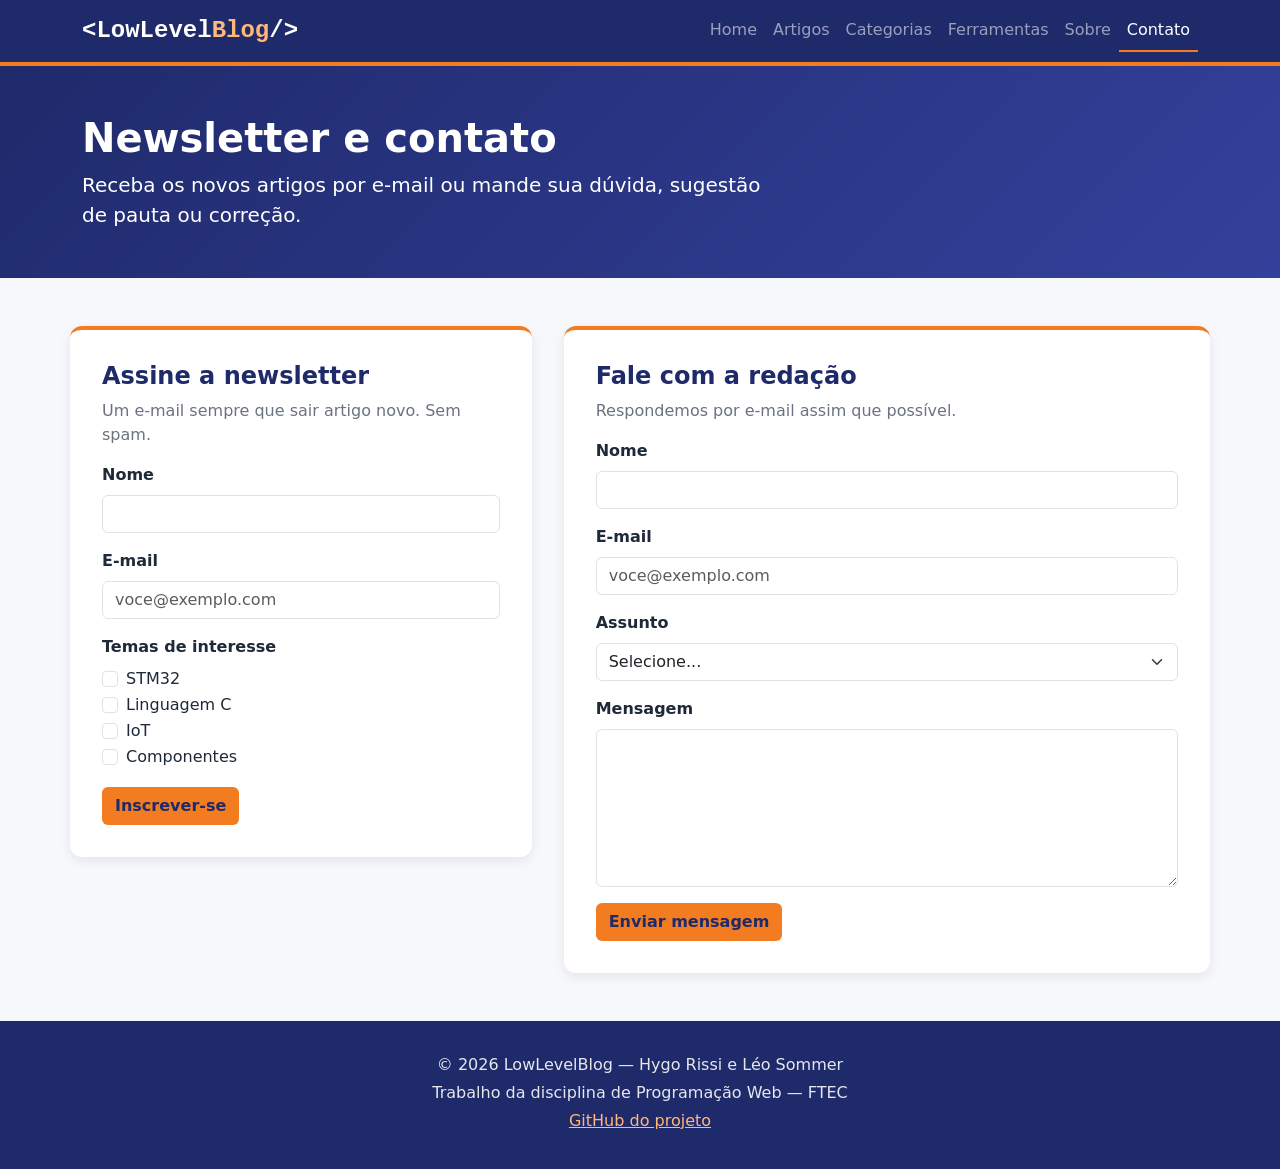
<file: contato.html>
<!DOCTYPE html>
<html lang="pt-BR">
<head>
  <meta charset="UTF-8">
  <meta name="viewport" content="width=device-width, initial-scale=1.0">
  <title>Newsletter e Contato — LowLevelBlog</title>
  <meta name="description" content="Assine a newsletter do LowLevelBlog ou envie uma mensagem para a redação.">

  <link rel="stylesheet" href="https://cdn.jsdelivr.net/npm/bootstrap@5.3.3/dist/css/bootstrap.min.css">
  <link rel="stylesheet" href="css/style.css">
</head>
<body>

  <header class="cabecalho">
    <nav class="navbar navbar-expand-lg" data-bs-theme="dark">
      <div class="container">
        <a class="navbar-brand logo" href="index.html">&lt;LowLevel<span>Blog</span>/&gt;</a>

        <button class="navbar-toggler" type="button" data-bs-toggle="collapse" data-bs-target="#menu-principal"
                aria-controls="menu-principal" aria-expanded="false" aria-label="Abrir menu">
          <span class="navbar-toggler-icon"></span>
        </button>

        <div class="collapse navbar-collapse" id="menu-principal">
          <ul class="navbar-nav ms-auto">
            <li class="nav-item"><a class="nav-link" href="index.html">Home</a></li>
            <li class="nav-item"><a class="nav-link" href="artigos.html">Artigos</a></li>
            <li class="nav-item"><a class="nav-link" href="categorias.html">Categorias</a></li>
            <li class="nav-item"><a class="nav-link" href="ferramentas.html">Ferramentas</a></li>
            <li class="nav-item"><a class="nav-link" href="sobre.html">Sobre</a></li>
            <li class="nav-item"><a class="nav-link active" aria-current="page" href="contato.html">Contato</a></li>
          </ul>
        </div>
      </div>
    </nav>
  </header>

  <main>

    <section class="topo-pagina">
      <div class="container">
        <h1>Newsletter e contato</h1>
        <p class="lead">
          Receba os novos artigos por e-mail ou mande sua dúvida, sugestão de pauta ou correção.
        </p>
      </div>
    </section>

    <div class="secao container">

      <div class="grade-formularios">

        <section class="formulario">
          <h2>Assine a newsletter</h2>
          <p class="texto-formulario">Um e-mail sempre que sair artigo novo. Sem spam.</p>

          <form action="#" method="post">
            <div class="mb-3">
              <label for="news-nome" class="form-label">Nome</label>
              <input type="text" class="form-control" id="news-nome" name="nome" required>
            </div>

            <div class="mb-3">
              <label for="news-email" class="form-label">E-mail</label>
              <input type="email" class="form-control" id="news-email" name="email" placeholder="voce@exemplo.com" required>
            </div>

            <fieldset class="mb-3">
              <legend class="form-label">Temas de interesse</legend>
              <div class="form-check">
                <input class="form-check-input" type="checkbox" id="news-stm32" name="temas" value="stm32">
                <label class="form-check-label" for="news-stm32">STM32</label>
              </div>
              <div class="form-check">
                <input class="form-check-input" type="checkbox" id="news-c" name="temas" value="linguagem-c">
                <label class="form-check-label" for="news-c">Linguagem C</label>
              </div>
              <div class="form-check">
                <input class="form-check-input" type="checkbox" id="news-iot" name="temas" value="iot">
                <label class="form-check-label" for="news-iot">IoT</label>
              </div>
              <div class="form-check">
                <input class="form-check-input" type="checkbox" id="news-componentes" name="temas" value="componentes">
                <label class="form-check-label" for="news-componentes">Componentes</label>
              </div>
            </fieldset>

            <button type="submit" class="btn btn-destaque">Inscrever-se</button>
          </form>
        </section>

        <section class="formulario">
          <h2>Fale com a redação</h2>
          <p class="texto-formulario">Respondemos por e-mail assim que possível.</p>

          <form action="#" method="post">
            <div class="mb-3">
              <label for="contato-nome" class="form-label">Nome</label>
              <input type="text" class="form-control" id="contato-nome" name="nome" required>
            </div>

            <div class="mb-3">
              <label for="contato-email" class="form-label">E-mail</label>
              <input type="email" class="form-control" id="contato-email" name="email" placeholder="voce@exemplo.com" required>
            </div>

            <div class="mb-3">
              <label for="contato-assunto" class="form-label">Assunto</label>
              <select class="form-select" id="contato-assunto" name="assunto" required>
                <option value="">Selecione...</option>
                <option value="duvida">Dúvida sobre um artigo</option>
                <option value="pauta">Sugestão de pauta</option>
                <option value="correcao">Correção</option>
                <option value="outro">Outro assunto</option>
              </select>
            </div>

            <div class="mb-3">
              <label for="contato-mensagem" class="form-label">Mensagem</label>
              <textarea class="form-control" id="contato-mensagem" name="mensagem" rows="6" required></textarea>
            </div>

            <button type="submit" class="btn btn-destaque">Enviar mensagem</button>
          </form>
        </section>

      </div>
    </div>

  </main>

  <footer class="rodape">
    <div class="container">
      <p>&copy; 2026 LowLevelBlog — Hygo Rissi e Léo Sommer</p>
      <p>Trabalho da disciplina de Programação Web — FTEC</p>
      <p>
        <a href="https://github.com/sommerleo/LowLevelBlog" target="_blank" rel="noopener">GitHub do projeto</a>
      </p>
    </div>
  </footer>

  <script src="https://cdn.jsdelivr.net/npm/bootstrap@5.3.3/dist/js/bootstrap.bundle.min.js"></script>
</body>
</html>
</file>
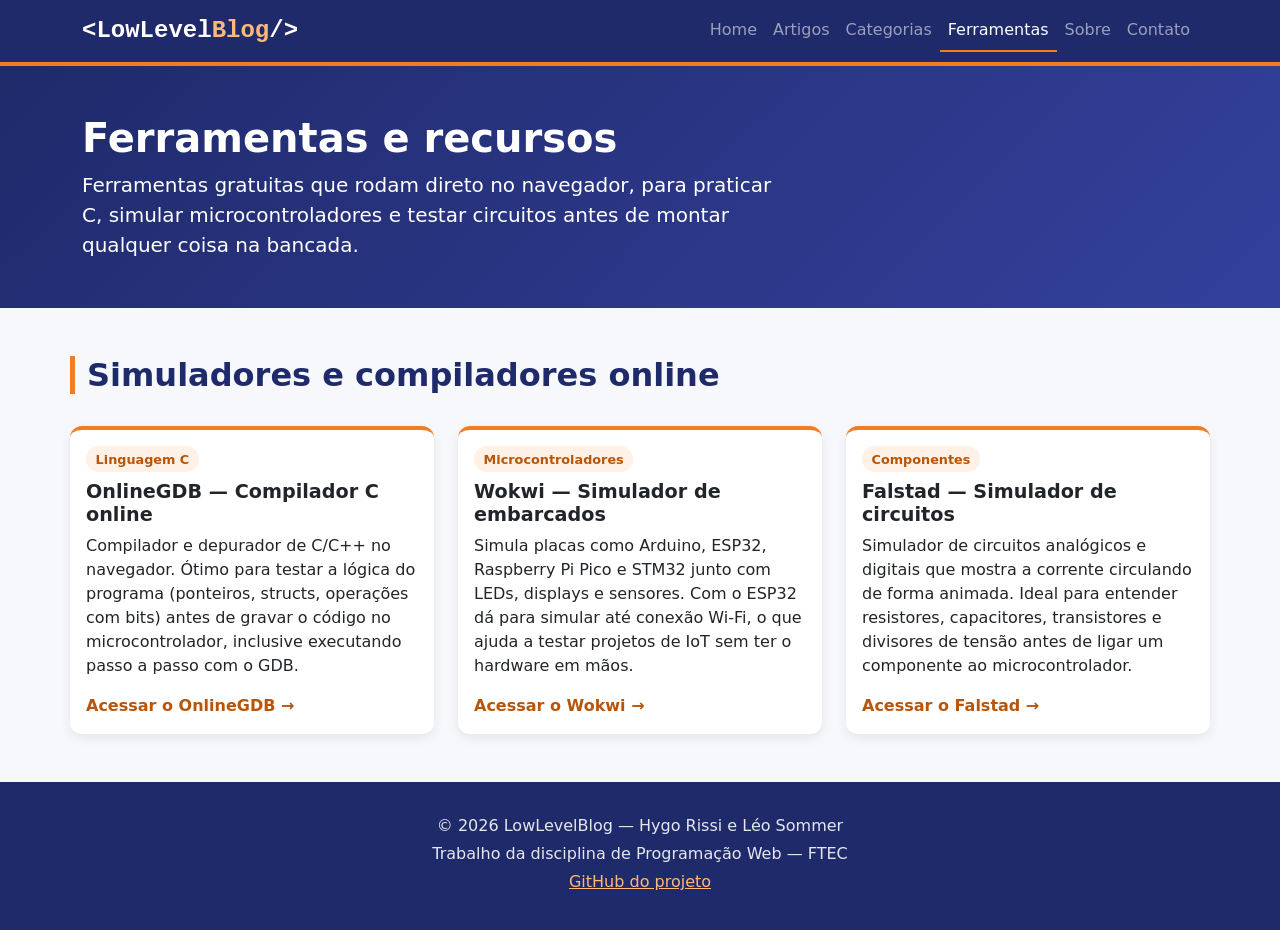
<file: ferramentas.html>
<!DOCTYPE html>
<html lang="pt-BR">
<head>
  <meta charset="UTF-8">
  <meta name="viewport" content="width=device-width, initial-scale=1.0">
  <title>Ferramentas e Recursos — LowLevelBlog</title>
  <meta name="description" content="Ferramentas online gratuitas para estudar programação em C, microcontroladores e circuitos eletrônicos.">

  <link rel="stylesheet" href="https://cdn.jsdelivr.net/npm/bootstrap@5.3.3/dist/css/bootstrap.min.css">
  <link rel="stylesheet" href="css/style.css">
</head>
<body>

  <header class="cabecalho">
    <nav class="navbar navbar-expand-lg" data-bs-theme="dark">
      <div class="container">
        <a class="navbar-brand logo" href="index.html">&lt;LowLevel<span>Blog</span>/&gt;</a>

        <button class="navbar-toggler" type="button" data-bs-toggle="collapse" data-bs-target="#menu-principal"
                aria-controls="menu-principal" aria-expanded="false" aria-label="Abrir menu">
          <span class="navbar-toggler-icon"></span>
        </button>

        <div class="collapse navbar-collapse" id="menu-principal">
          <ul class="navbar-nav ms-auto">
            <li class="nav-item"><a class="nav-link" href="index.html">Home</a></li>
            <li class="nav-item"><a class="nav-link" href="artigos.html">Artigos</a></li>
            <li class="nav-item"><a class="nav-link" href="categorias.html">Categorias</a></li>
            <li class="nav-item"><a class="nav-link active" aria-current="page" href="ferramentas.html">Ferramentas</a></li>
            <li class="nav-item"><a class="nav-link" href="sobre.html">Sobre</a></li>
            <li class="nav-item"><a class="nav-link" href="contato.html">Contato</a></li>
          </ul>
        </div>
      </div>
    </nav>
  </header>

  <main>

    <section class="topo-pagina">
      <div class="container">
        <h1>Ferramentas e recursos</h1>
        <p class="lead">
          Ferramentas gratuitas que rodam direto no navegador, para praticar C, simular
          microcontroladores e testar circuitos antes de montar qualquer coisa na bancada.
        </p>
      </div>
    </section>

    <section class="secao container">
      <h2 class="titulo-secao">Simuladores e compiladores online</h2>

      <div class="grade-cards">

        <article class="card card-ferramenta">
          <div class="card-body">
            <span class="categoria">Linguagem C</span>
            <h3 class="card-title">OnlineGDB — Compilador C online</h3>
            <p class="card-text">
              Compilador e depurador de C/C++ no navegador. Ótimo para testar a lógica do
              programa (ponteiros, structs, operações com bits) antes de gravar o código
              no microcontrolador, inclusive executando passo a passo com o GDB.
            </p>
            <a href="https://www.onlinegdb.com/online_c_compiler" target="_blank" rel="noopener" class="link-leia-mais">Acessar o OnlineGDB &rarr;</a>
          </div>
        </article>

        <article class="card card-ferramenta">
          <div class="card-body">
            <span class="categoria">Microcontroladores</span>
            <h3 class="card-title">Wokwi — Simulador de embarcados</h3>
            <p class="card-text">
              Simula placas como Arduino, ESP32, Raspberry Pi Pico e STM32 junto com LEDs,
              displays e sensores. Com o ESP32 dá para simular até conexão Wi-Fi, o que
              ajuda a testar projetos de IoT sem ter o hardware em mãos.
            </p>
            <a href="https://wokwi.com/" target="_blank" rel="noopener" class="link-leia-mais">Acessar o Wokwi &rarr;</a>
          </div>
        </article>

        <article class="card card-ferramenta">
          <div class="card-body">
            <span class="categoria">Componentes</span>
            <h3 class="card-title">Falstad — Simulador de circuitos</h3>
            <p class="card-text">
              Simulador de circuitos analógicos e digitais que mostra a corrente circulando
              de forma animada. Ideal para entender resistores, capacitores, transistores e
              divisores de tensão antes de ligar um componente ao microcontrolador.
            </p>
            <a href="https://www.falstad.com/circuit/" target="_blank" rel="noopener" class="link-leia-mais">Acessar o Falstad &rarr;</a>
          </div>
        </article>

      </div>
    </section>

  </main>

  <footer class="rodape">
    <div class="container">
      <p>&copy; 2026 LowLevelBlog — Hygo Rissi e Léo Sommer</p>
      <p>Trabalho da disciplina de Programação Web — FTEC</p>
      <p>
        <a href="https://github.com/sommerleo/LowLevelBlog" target="_blank" rel="noopener">GitHub do projeto</a>
      </p>
    </div>
  </footer>

  <script src="https://cdn.jsdelivr.net/npm/bootstrap@5.3.3/dist/js/bootstrap.bundle.min.js"></script>
</body>
</html>
</file>
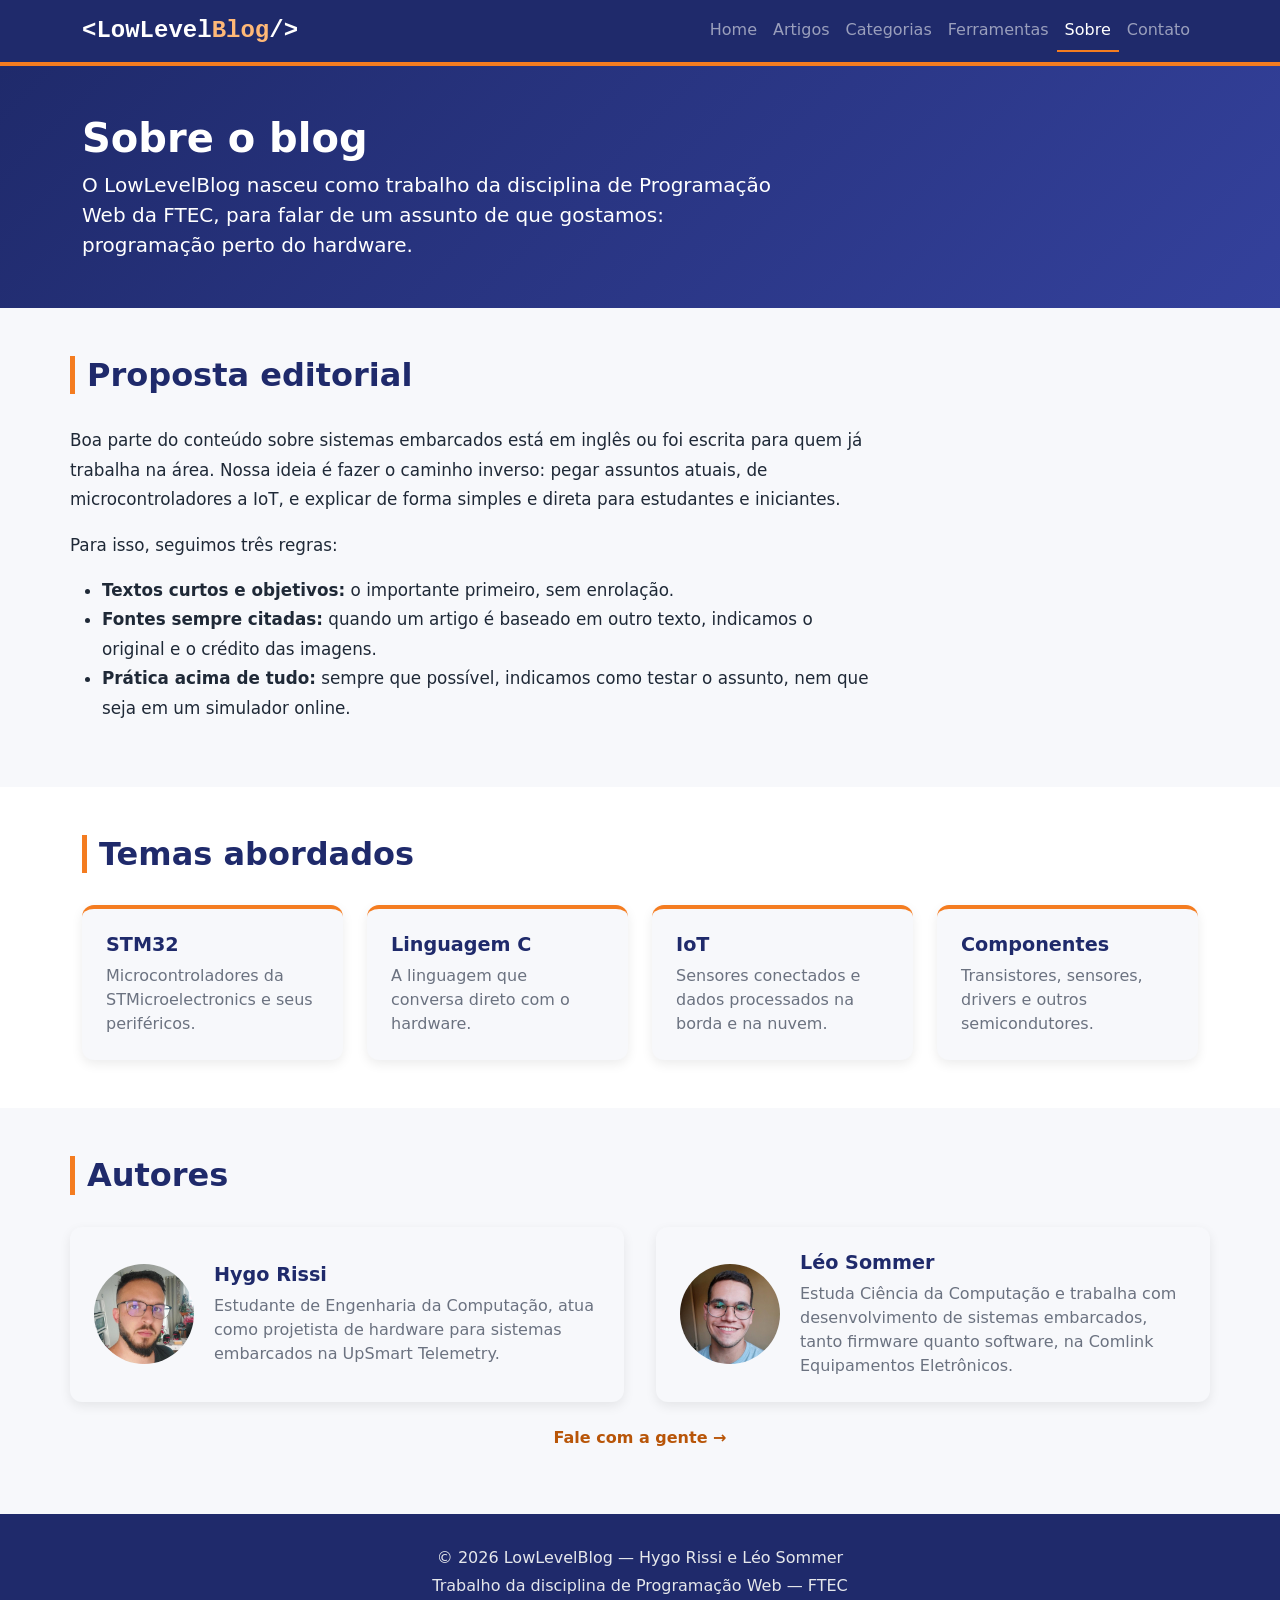
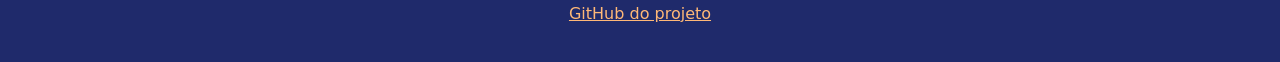
<file: sobre.html>
<!DOCTYPE html>
<html lang="pt-BR">
<head>
  <meta charset="UTF-8">
  <meta name="viewport" content="width=device-width, initial-scale=1.0">
  <title>Sobre o Blog — LowLevelBlog</title>
  <meta name="description" content="Quem escreve o LowLevelBlog, qual é a proposta editorial e quais temas o blog aborda.">

  <link rel="stylesheet" href="https://cdn.jsdelivr.net/npm/bootstrap@5.3.3/dist/css/bootstrap.min.css">
  <link rel="stylesheet" href="css/style.css">
</head>
<body>

  <header class="cabecalho">
    <nav class="navbar navbar-expand-lg" data-bs-theme="dark">
      <div class="container">
        <a class="navbar-brand logo" href="index.html">&lt;LowLevel<span>Blog</span>/&gt;</a>

        <button class="navbar-toggler" type="button" data-bs-toggle="collapse" data-bs-target="#menu-principal"
                aria-controls="menu-principal" aria-expanded="false" aria-label="Abrir menu">
          <span class="navbar-toggler-icon"></span>
        </button>

        <div class="collapse navbar-collapse" id="menu-principal">
          <ul class="navbar-nav ms-auto">
            <li class="nav-item"><a class="nav-link" href="index.html">Home</a></li>
            <li class="nav-item"><a class="nav-link" href="artigos.html">Artigos</a></li>
            <li class="nav-item"><a class="nav-link" href="categorias.html">Categorias</a></li>
            <li class="nav-item"><a class="nav-link" href="ferramentas.html">Ferramentas</a></li>
            <li class="nav-item"><a class="nav-link active" aria-current="page" href="sobre.html">Sobre</a></li>
            <li class="nav-item"><a class="nav-link" href="contato.html">Contato</a></li>
          </ul>
        </div>
      </div>
    </nav>
  </header>

  <main>

    <section class="topo-pagina">
      <div class="container">
        <h1>Sobre o blog</h1>
        <p class="lead">
          O LowLevelBlog nasceu como trabalho da disciplina de Programação Web da FTEC, para falar
          de um assunto de que gostamos: programação perto do hardware.
        </p>
      </div>
    </section>

    <section class="secao container">
      <h2 class="titulo-secao">Proposta editorial</h2>
      <div class="texto-sobre">
        <p>
          Boa parte do conteúdo sobre sistemas embarcados está em inglês ou foi escrita para quem já
          trabalha na área. Nossa ideia é fazer o caminho inverso: pegar assuntos atuais, de
          microcontroladores a IoT, e explicar de forma simples e direta para estudantes e iniciantes.
        </p>
        <p>Para isso, seguimos três regras:</p>
        <ul>
          <li><strong>Textos curtos e objetivos:</strong> o importante primeiro, sem enrolação.</li>
          <li><strong>Fontes sempre citadas:</strong> quando um artigo é baseado em outro texto, indicamos o original e o crédito das imagens.</li>
          <li><strong>Prática acima de tudo:</strong> sempre que possível, indicamos como testar o assunto, nem que seja em um simulador online.</li>
        </ul>
      </div>
    </section>

    <section class="secao secao-alt">
      <div class="container">
        <h2 class="titulo-secao">Temas abordados</h2>

        <div class="grade-temas">
          <a class="tema" href="categorias.html#stm32">
            <h3>STM32</h3>
            <p>Microcontroladores da STMicroelectronics e seus periféricos.</p>
          </a>
          <a class="tema" href="categorias.html#linguagem-c">
            <h3>Linguagem C</h3>
            <p>A linguagem que conversa direto com o hardware.</p>
          </a>
          <a class="tema" href="categorias.html#iot">
            <h3>IoT</h3>
            <p>Sensores conectados e dados processados na borda e na nuvem.</p>
          </a>
          <a class="tema" href="categorias.html#componentes">
            <h3>Componentes</h3>
            <p>Transistores, sensores, drivers e outros semicondutores.</p>
          </a>
        </div>
      </div>
    </section>

    <section class="secao container">
      <h2 class="titulo-secao">Autores</h2>

      <div class="autores">

        <article class="autor">
          <img src="img/hygo.jpg" alt="Foto de Hygo Rissi">
          <div>
            <h3>Hygo Rissi</h3>
            <p>Estudante de Engenharia da Computação, atua como projetista de hardware para sistemas embarcados na UpSmart Telemetry.</p>
          </div>
        </article>

        <article class="autor">
          <img src="img/leo.jpg" alt="Foto de Léo Sommer">
          <div>
            <h3>Léo Sommer</h3>
            <p>Estuda Ciência da Computação e trabalha com desenvolvimento de sistemas embarcados, tanto firmware quanto software, na Comlink Equipamentos Eletrônicos.</p>
          </div>
        </article>

      </div>

      <p class="text-center mt-4">
        <a href="contato.html" class="link-leia-mais">Fale com a gente &rarr;</a>
      </p>
    </section>

  </main>

  <footer class="rodape">
    <div class="container">
      <p>&copy; 2026 LowLevelBlog — Hygo Rissi e Léo Sommer</p>
      <p>Trabalho da disciplina de Programação Web — FTEC</p>
      <p>
        <a href="https://github.com/sommerleo/LowLevelBlog" target="_blank" rel="noopener">GitHub do projeto</a>
      </p>
    </div>
  </footer>

  <script src="https://cdn.jsdelivr.net/npm/bootstrap@5.3.3/dist/js/bootstrap.bundle.min.js"></script>
</body>
</html>
</file>
<file: css/style.css>
/* ===== 1. VARIÁVEIS (paleta de cores e medidas) ===== */
:root {
  --cor-primaria: #1f2a6b;
  --cor-primaria-media: #34419c;

  --cor-destaque: #f47c20;
  --cor-destaque-escura: #b85508;
  --cor-destaque-clara: #fff1e6;
  --cor-destaque-suave: #ffb877;

  --cor-fundo: #f7f8fb;
  --cor-fundo-alt: #ffffff;
  --cor-texto: #1f2937;
  --cor-texto-suave: #6b7280;

  --raio: 12px;
  --sombra: 0 4px 12px rgba(0, 0, 0, 0.08);
}


/* ===== 2. BASE ===== */
body {
  background-color: var(--cor-fundo);
  color: var(--cor-texto);
}

h1, h2, h3 {
  color: var(--cor-primaria);
  font-weight: 700;
}

.secao {
  padding: 3rem 0;
}

.titulo-secao {
  margin-bottom: 2rem;
  padding-left: 0.75rem;
  border-left: 5px solid var(--cor-destaque);
}


/* ===== 3. CABEÇALHO E MENU ===== */
.cabecalho {
  background-color: var(--cor-primaria);
  border-bottom: 4px solid var(--cor-destaque);
}

.logo {
  font-family: monospace;
  font-size: 1.5rem;
  font-weight: 700;
}

.logo span {
  color: var(--cor-destaque-suave);
}

.cabecalho .nav-link {
  font-weight: 500;
}

.cabecalho .nav-link:hover {
  color: var(--cor-destaque-suave);
}

.cabecalho .nav-link.active {
  border-bottom: 2px solid var(--cor-destaque);
}


/* ===== 4. APRESENTAÇÃO (topo da Home) ===== */
.apresentacao {
  background: linear-gradient(135deg, var(--cor-primaria), var(--cor-primaria-media));
  color: #ffffff;
  padding: 5rem 0;
  text-align: center;
}

.apresentacao h1 {
  color: #ffffff;
  max-width: 800px;
  margin: 0 auto 1rem;
}

.apresentacao .lead {
  max-width: 700px;
  margin: 0 auto 2rem;
}

.topo-pagina {
  background: linear-gradient(135deg, var(--cor-primaria), var(--cor-primaria-media));
  color: #ffffff;
  padding: 3rem 0;
}

.topo-pagina h1 {
  color: #ffffff;
}

.topo-pagina .lead {
  max-width: 700px;
  margin: 0;
}


/* ===== 5. BOTÕES E LINKS ===== */
.btn-destaque {
  background-color: var(--cor-destaque);
  color: var(--cor-primaria);
  font-weight: 600;
}

.btn-destaque:hover {
  background-color: var(--cor-destaque-escura);
  color: #ffffff;
}

.link-leia-mais {
  color: var(--cor-destaque-escura);
  font-weight: 600;
  text-decoration: none;
}

.link-leia-mais:hover {
  text-decoration: underline;
}


/* ===== 6. GRADE DE CARDS (CSS Grid) — artigos e ferramentas ===== */
.grade-cards {
  display: grid;
  grid-template-columns: repeat(3, 1fr);
  gap: 1.5rem;
}

.card-artigo {
  border: none;
  border-radius: var(--raio);
  box-shadow: var(--sombra);
  overflow: hidden;
  transition: transform 0.2s;
}

.card-artigo:hover {
  transform: translateY(-4px);
}

.card-artigo img {
  aspect-ratio: 16 / 9;
  object-fit: cover;
}

.card-artigo h3 {
  font-size: 1.25rem;
}

.card-ferramenta {
  border: none;
  border-top: 4px solid var(--cor-destaque);
  border-radius: var(--raio);
  box-shadow: var(--sombra);
}

.card-ferramenta h3 {
  font-size: 1.2rem;
}

.categoria {
  display: inline-block;
  margin-bottom: 0.5rem;
  padding: 0.2rem 0.6rem;
  border-radius: 999px;
  background-color: var(--cor-destaque-clara);
  color: var(--cor-destaque-escura);
  font-size: 0.8rem;
  font-weight: 600;
}


/* ===== 7. AUTORES (Flexbox) ===== */

.secao-autores,
.secao-alt {
  background-color: var(--cor-fundo-alt);
}

.autores {
  display: flex;
  gap: 2rem;
}

.autor {
  flex: 1;
  display: flex;
  align-items: center;
  gap: 1.25rem;
  padding: 1.5rem;
  border-radius: var(--raio);
  background-color: var(--cor-fundo);
  box-shadow: var(--sombra);
}

.autor img {
  width: 100px;
  height: 100px;
  border-radius: 50%;
  object-fit: cover;
}

.autor h3 {
  font-size: 1.2rem;
}

.autor p {
  margin: 0;
  color: var(--cor-texto-suave);
}


/* ===== 7.1 LISTA DE ARTIGOS (Flexbox) — página artigos.html ===== */
.lista-artigos {
  display: flex;
  flex-direction: column;
  gap: 1.5rem;
}

.item-artigo {
  display: flex;
  overflow: hidden;
  border-radius: var(--raio);
  background-color: var(--cor-fundo-alt);
  box-shadow: var(--sombra);
  transition: transform 0.2s;
}

.item-artigo:hover {
  transform: translateY(-4px);
}

.item-artigo img {
  width: 320px;
  flex-shrink: 0;
  aspect-ratio: 16 / 9;
  object-fit: cover;
}

.item-artigo-texto {
  padding: 1.25rem 1.5rem;
}

.item-artigo h3 {
  font-size: 1.3rem;
}

.item-artigo-meta {
  font-size: 0.85rem;
  color: var(--cor-texto-suave);
}


/* ===== 8. PÁGINA DE ARTIGO ===== */

.container-artigo {
  max-width: 800px;
}

.artigo-meta {
  margin: 1rem 0 0;
  font-size: 0.9rem;
  color: var(--cor-destaque-suave);
}

.corpo-artigo {
  padding-top: 2rem;
  padding-bottom: 3rem;
}

.corpo-artigo p,
.corpo-artigo li {
  font-size: 1.05rem;
  line-height: 1.75;
}

.corpo-artigo h2 {
  margin-top: 2.5rem;
  margin-bottom: 1rem;
  font-size: 1.5rem;
}

.corpo-artigo a {
  color: var(--cor-destaque-escura);
}

.artigo-figura {
  margin: 2rem 0;
  text-align: center;
}

.artigo-figura img {
  max-width: 100%;
  height: auto;
  border-radius: var(--raio);
  box-shadow: var(--sombra);
}

.artigo-figura-media img {
  max-width: 480px;
}

.artigo-figura-pequena img {
  max-width: 320px;
}

.artigo-figura figcaption {
  margin-top: 0.75rem;
  font-size: 0.9rem;
  color: var(--cor-texto-suave);
}

.tabela-artigo thead th {
  background-color: var(--cor-primaria);
  color: #ffffff;
}

.tabela-artigo td {
  font-size: 0.95rem;
}

.artigo-fontes {
  margin: 3rem 0 2rem;
  padding: 1.5rem;
  border-left: 5px solid var(--cor-destaque);
  border-radius: var(--raio);
  background-color: var(--cor-destaque-clara);
}

.artigo-fontes h2 {
  margin-top: 0;
  font-size: 1.25rem;
}

.artigo-fontes p,
.artigo-fontes li {
  font-size: 0.95rem;
}

.artigo-fontes p {
  margin: 0;
}


/* ===== 8.1 PÁGINA DE CATEGORIAS ===== */

.atalhos-categorias {
  display: flex;
  flex-wrap: wrap;
  gap: 0.75rem;
  margin-top: 1.5rem;
}

.atalhos-categorias a {
  padding: 0.4rem 1rem;
  border: 2px solid var(--cor-destaque-suave);
  border-radius: 999px;
  color: #ffffff;
  font-weight: 600;
  text-decoration: none;
}

.atalhos-categorias a:hover {
  background-color: var(--cor-destaque);
  border-color: var(--cor-destaque);
}

.descricao-categoria {
  max-width: 700px;
  margin-bottom: 1.5rem;
  color: var(--cor-texto-suave);
}

.categoria-vazia {
  padding: 1.5rem;
  border: 2px dashed #cbd2e1;
  border-radius: var(--raio);
  color: var(--cor-texto-suave);
}

.categoria-vazia p {
  margin: 0;
}

.categoria-vazia a {
  color: var(--cor-destaque-escura);
  font-weight: 600;
}


/* ===== 8.2 PÁGINA SOBRE ===== */
.texto-sobre {
  max-width: 800px;
  font-size: 1.05rem;
  line-height: 1.75;
}

.grade-temas {
  display: grid;
  grid-template-columns: repeat(4, 1fr);
  gap: 1.5rem;
}

.tema {
  display: block;
  padding: 1.5rem;
  border-top: 4px solid var(--cor-destaque);
  border-radius: var(--raio);
  background-color: var(--cor-fundo);
  box-shadow: var(--sombra);
  color: var(--cor-texto);
  text-decoration: none;
  transition: transform 0.2s;
}

.tema:hover {
  transform: translateY(-4px);
}

.tema h3 {
  font-size: 1.2rem;
}

.tema p {
  margin: 0;
  color: var(--cor-texto-suave);
}


/* ===== 8.3 FORMULÁRIOS (página de contato) ===== */

.grade-formularios {
  display: grid;
  grid-template-columns: 1fr 1.4fr;
  gap: 2rem;
  align-items: start;
}

.formulario {
  padding: 2rem;
  border-top: 4px solid var(--cor-destaque);
  border-radius: var(--raio);
  background-color: var(--cor-fundo-alt);
  box-shadow: var(--sombra);
}

.formulario h2 {
  font-size: 1.5rem;
}

.texto-formulario {
  color: var(--cor-texto-suave);
}

.formulario .form-label {
  font-weight: 600;
}

.formulario legend.form-label {
  font-size: 1rem;
}

.formulario .form-control:focus,
.formulario .form-select:focus,
.formulario .form-check-input:focus {
  border-color: var(--cor-destaque);
  box-shadow: 0 0 0 0.25rem rgba(244, 124, 32, 0.25);
}

.formulario .form-check-input:checked {
  background-color: var(--cor-destaque);
  border-color: var(--cor-destaque);
}


/* ===== 9. RODAPÉ ===== */
.rodape {
  background-color: var(--cor-primaria);
  color: #e5e7eb;
  padding: 2rem 0;
  text-align: center;
}

.rodape p {
  margin-bottom: 0.25rem;
}

.rodape a {
  color: var(--cor-destaque-suave);
}


/* ===== 10. RESPONSIVIDADE (media queries) ===== */

@media (max-width: 991px) {
  .grade-cards,
  .grade-temas {
    grid-template-columns: repeat(2, 1fr);
  }

  .grade-formularios {
    grid-template-columns: 1fr;
  }
}

@media (max-width: 767px) {
  .apresentacao {
    padding: 3rem 0;
  }

  .apresentacao h1,
  .topo-pagina h1 {
    font-size: 1.75rem;
  }

  .corpo-artigo h2 {
    font-size: 1.3rem;
  }

  .grade-cards,
  .grade-temas {
    grid-template-columns: 1fr;
  }

  .formulario {
    padding: 1.5rem;
  }

  .autores {
    flex-direction: column;
  }

  .autor {
    flex-direction: column;
    text-align: center;
  }

  .item-artigo {
    flex-direction: column;
  }

  .item-artigo img {
    width: 100%;
  }
}
</file>
